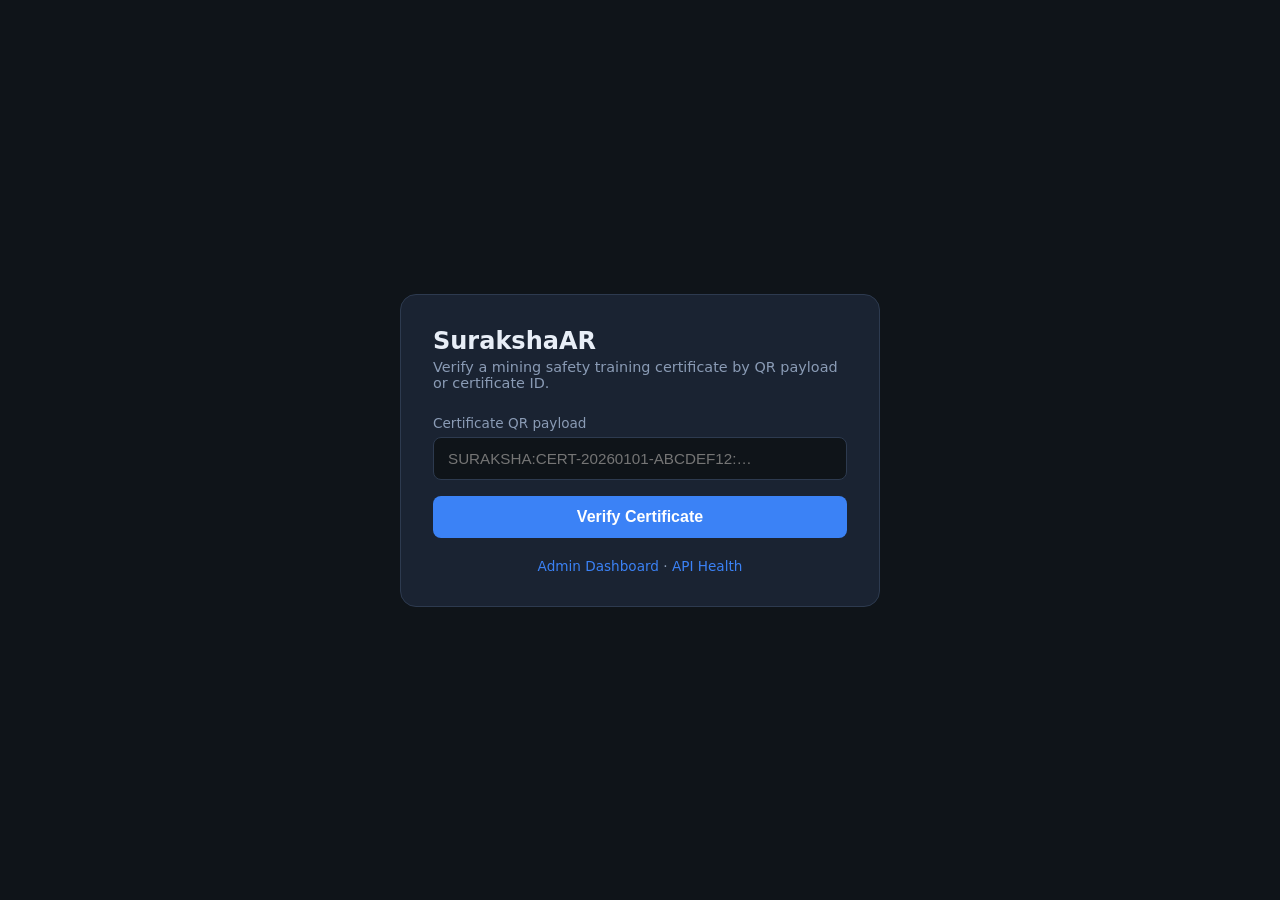
<file: Backend/wwwroot/verify/index.html>
<!DOCTYPE html>
<html lang="en">
<head>
    <meta charset="UTF-8">
    <meta name="viewport" content="width=device-width, initial-scale=1.0">
    <title>SurakshaAR — Certificate Verify</title>
    <style>
        :root {
            --bg: #0f1419;
            --surface: #1a2332;
            --border: #2d3a4f;
            --text: #e8eef7;
            --muted: #8a9bb5;
            --primary: #3b82f6;
            --success: #22c55e;
            --danger: #ef4444;
        }
        * { box-sizing: border-box; margin: 0; padding: 0; }
        body {
            font-family: system-ui, -apple-system, sans-serif;
            background: var(--bg);
            color: var(--text);
            min-height: 100vh;
            display: flex;
            align-items: center;
            justify-content: center;
            padding: 24px;
        }
        .card {
            background: var(--surface);
            border: 1px solid var(--border);
            border-radius: 16px;
            padding: 32px;
            width: 100%;
            max-width: 480px;
        }
        h1 { font-size: 1.5rem; margin-bottom: 4px; }
        .subtitle { color: var(--muted); font-size: 0.9rem; margin-bottom: 24px; }
        label { display: block; font-size: 0.85rem; color: var(--muted); margin-bottom: 6px; }
        input {
            width: 100%;
            padding: 12px 14px;
            background: var(--bg);
            border: 1px solid var(--border);
            border-radius: 8px;
            color: var(--text);
            font-size: 0.95rem;
            margin-bottom: 16px;
        }
        input:focus { outline: none; border-color: var(--primary); }
        button {
            width: 100%;
            padding: 12px;
            background: var(--primary);
            color: #fff;
            border: none;
            border-radius: 8px;
            font-size: 1rem;
            font-weight: 600;
            cursor: pointer;
        }
        button:hover { filter: brightness(1.1); }
        button:disabled { opacity: 0.6; cursor: not-allowed; }
        #result { margin-top: 20px; display: none; padding: 16px; border-radius: 8px; font-size: 0.95rem; }
        #result.valid { display: block; background: rgba(34,197,94,0.12); border: 1px solid var(--success); }
        #result.invalid { display: block; background: rgba(239,68,68,0.12); border: 1px solid var(--danger); }
        #result.error { display: block; background: rgba(239,68,68,0.08); border: 1px solid var(--border); color: var(--muted); }
        #result dt { color: var(--muted); font-size: 0.8rem; margin-top: 10px; }
        #result dd { margin: 2px 0 0; font-weight: 600; }
        .badge {
            display: inline-block;
            padding: 4px 10px;
            border-radius: 999px;
            font-size: 0.8rem;
            font-weight: 700;
            margin-bottom: 8px;
        }
        .badge.ok { background: var(--success); color: #052e16; }
        .badge.bad { background: var(--danger); color: #fff; }
        a { color: var(--primary); text-decoration: none; }
        .footer { margin-top: 20px; text-align: center; font-size: 0.85rem; color: var(--muted); }
    </style>
</head>
<body>
    <div class="card">
        <h1>SurakshaAR</h1>
        <p class="subtitle">Verify a mining safety training certificate by QR payload or certificate ID.</p>

        <form id="verify-form">
            <label for="payload">Certificate QR payload</label>
            <input type="text" id="payload" placeholder="SURAKSHA:CERT-20260101-ABCDEF12:…" required autocomplete="off">
            <button type="submit" id="verify-btn">Verify Certificate</button>
        </form>

        <div id="result"></div>

        <p class="footer"><a href="/admin/">Admin Dashboard</a> · <a href="/health">API Health</a></p>
    </div>

    <script>
        const form = document.getElementById('verify-form');
        const resultEl = document.getElementById('result');
        const btn = document.getElementById('verify-btn');

        form.addEventListener('submit', async (e) => {
            e.preventDefault();
            const raw = document.getElementById('payload').value.trim();
            if (!raw) return;

            btn.disabled = true;
            btn.textContent = 'Verifying…';
            resultEl.className = '';
            resultEl.style.display = 'none';
            resultEl.innerHTML = '';

            try {
                const encoded = encodeURIComponent(raw);
                const res = await fetch(`/api/certificate/verify/${encoded}`);
                const data = await res.json();

                if (res.ok && data.valid) {
                    resultEl.className = 'valid';
                    resultEl.innerHTML = `
                        <span class="badge ok">VALID</span>
                        <dl>
                            <dt>Certificate ID</dt><dd>${esc(data.certificateId || '—')}</dd>
                            <dt>Employee</dt><dd>${esc(data.employeeName || '—')}</dd>
                            <dt>Module</dt><dd>${esc(data.moduleName || '—')}</dd>
                            <dt>Score</dt><dd>${esc(data.score ?? '—')}</dd>
                            <dt>Issued</dt><dd>${esc(formatDate(data.issuedAt))}</dd>
                        </dl>`;
                } else {
                    resultEl.className = 'invalid';
                    resultEl.innerHTML = `<span class="badge bad">NOT FOUND</span><p>${esc(data.message || 'No certificate matches this payload.')}</p>`;
                }
            } catch (err) {
                resultEl.className = 'error';
                resultEl.textContent = 'Could not reach the verification service. Please try again.';
            } finally {
                btn.disabled = false;
                btn.textContent = 'Verify Certificate';
            }
        });

        function esc(s) {
            return String(s ?? '').replace(/&/g,'&amp;').replace(/</g,'&lt;').replace(/>/g,'&gt;').replace(/"/g,'&quot;');
        }
        function formatDate(iso) {
            if (!iso) return '—';
            try { return new Date(iso).toLocaleString(); } catch { return iso; }
        }

        // Support ?payload= deep link (e.g. from QR short URLs)
        const params = new URLSearchParams(window.location.search);
        const pre = params.get('payload');
        if (pre) {
            document.getElementById('payload').value = pre;
            form.dispatchEvent(new Event('submit'));
        }
    </script>
</body>
</html>
</file>
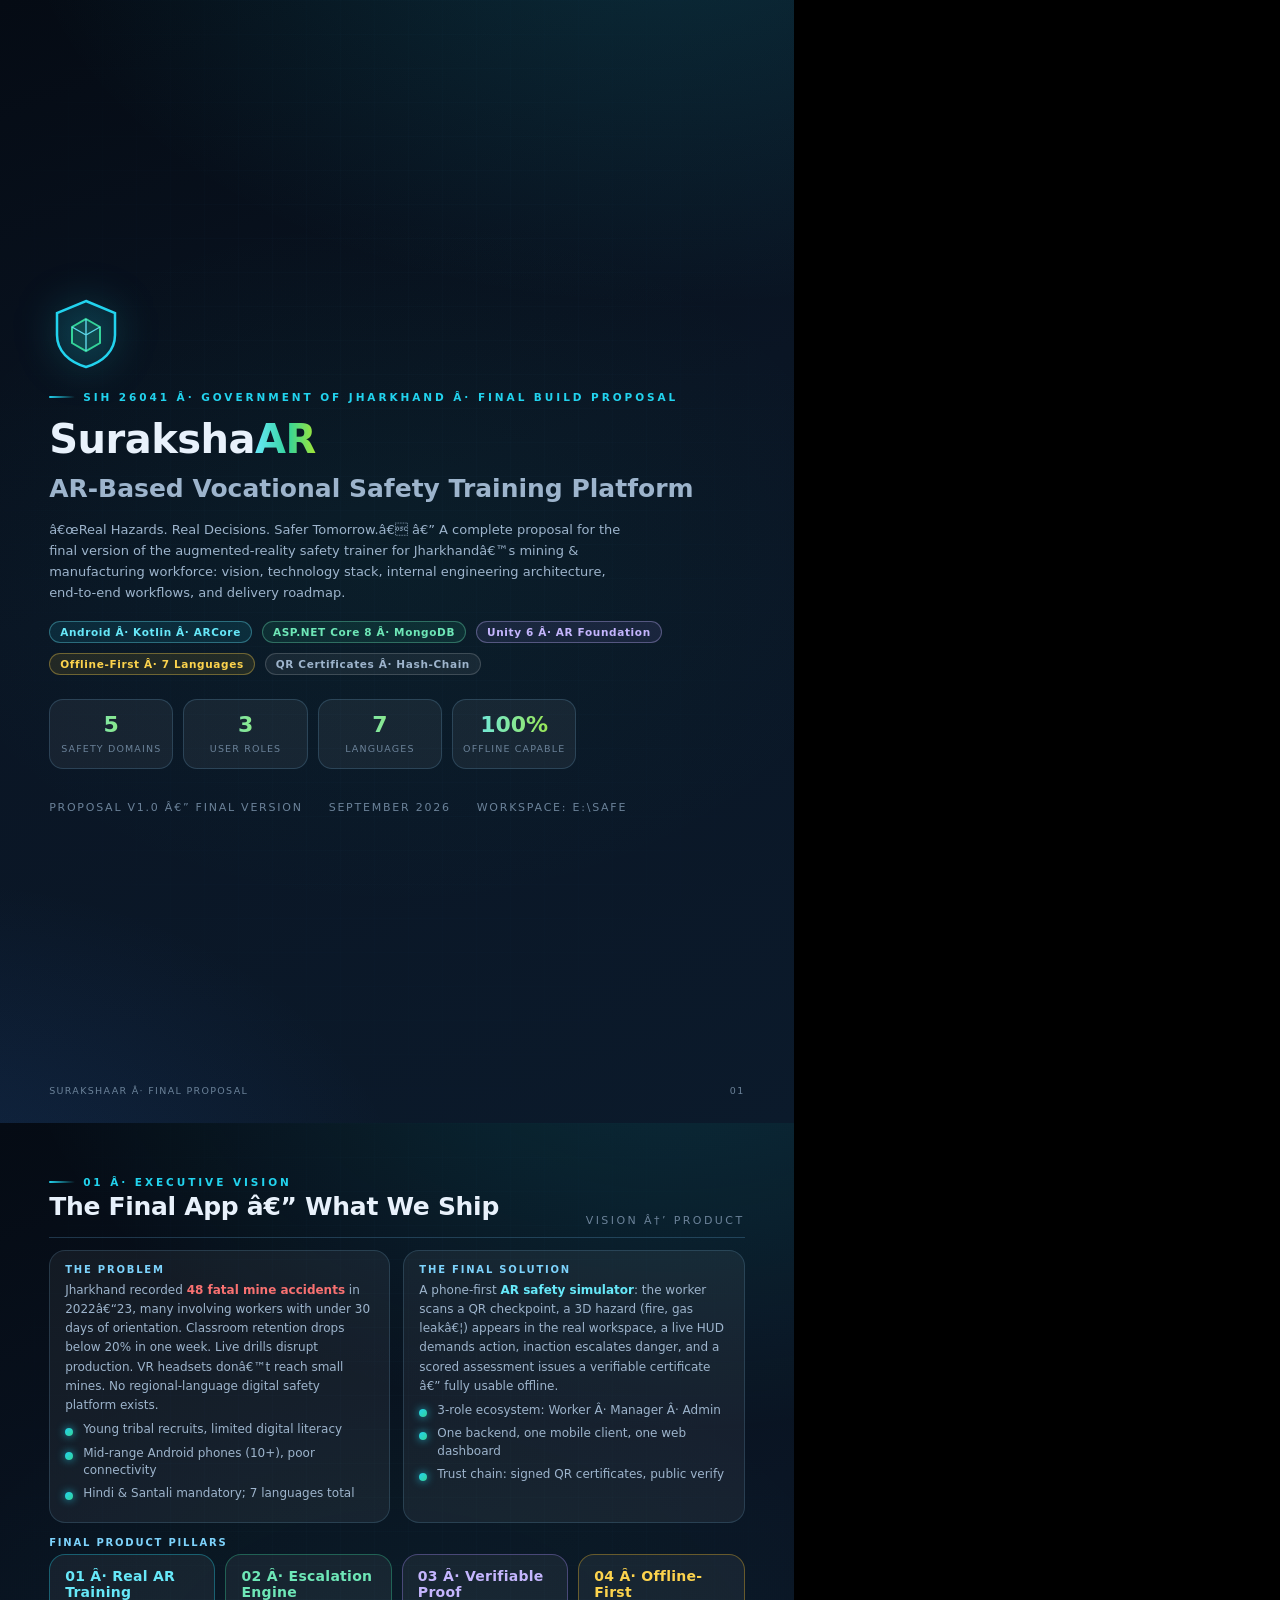
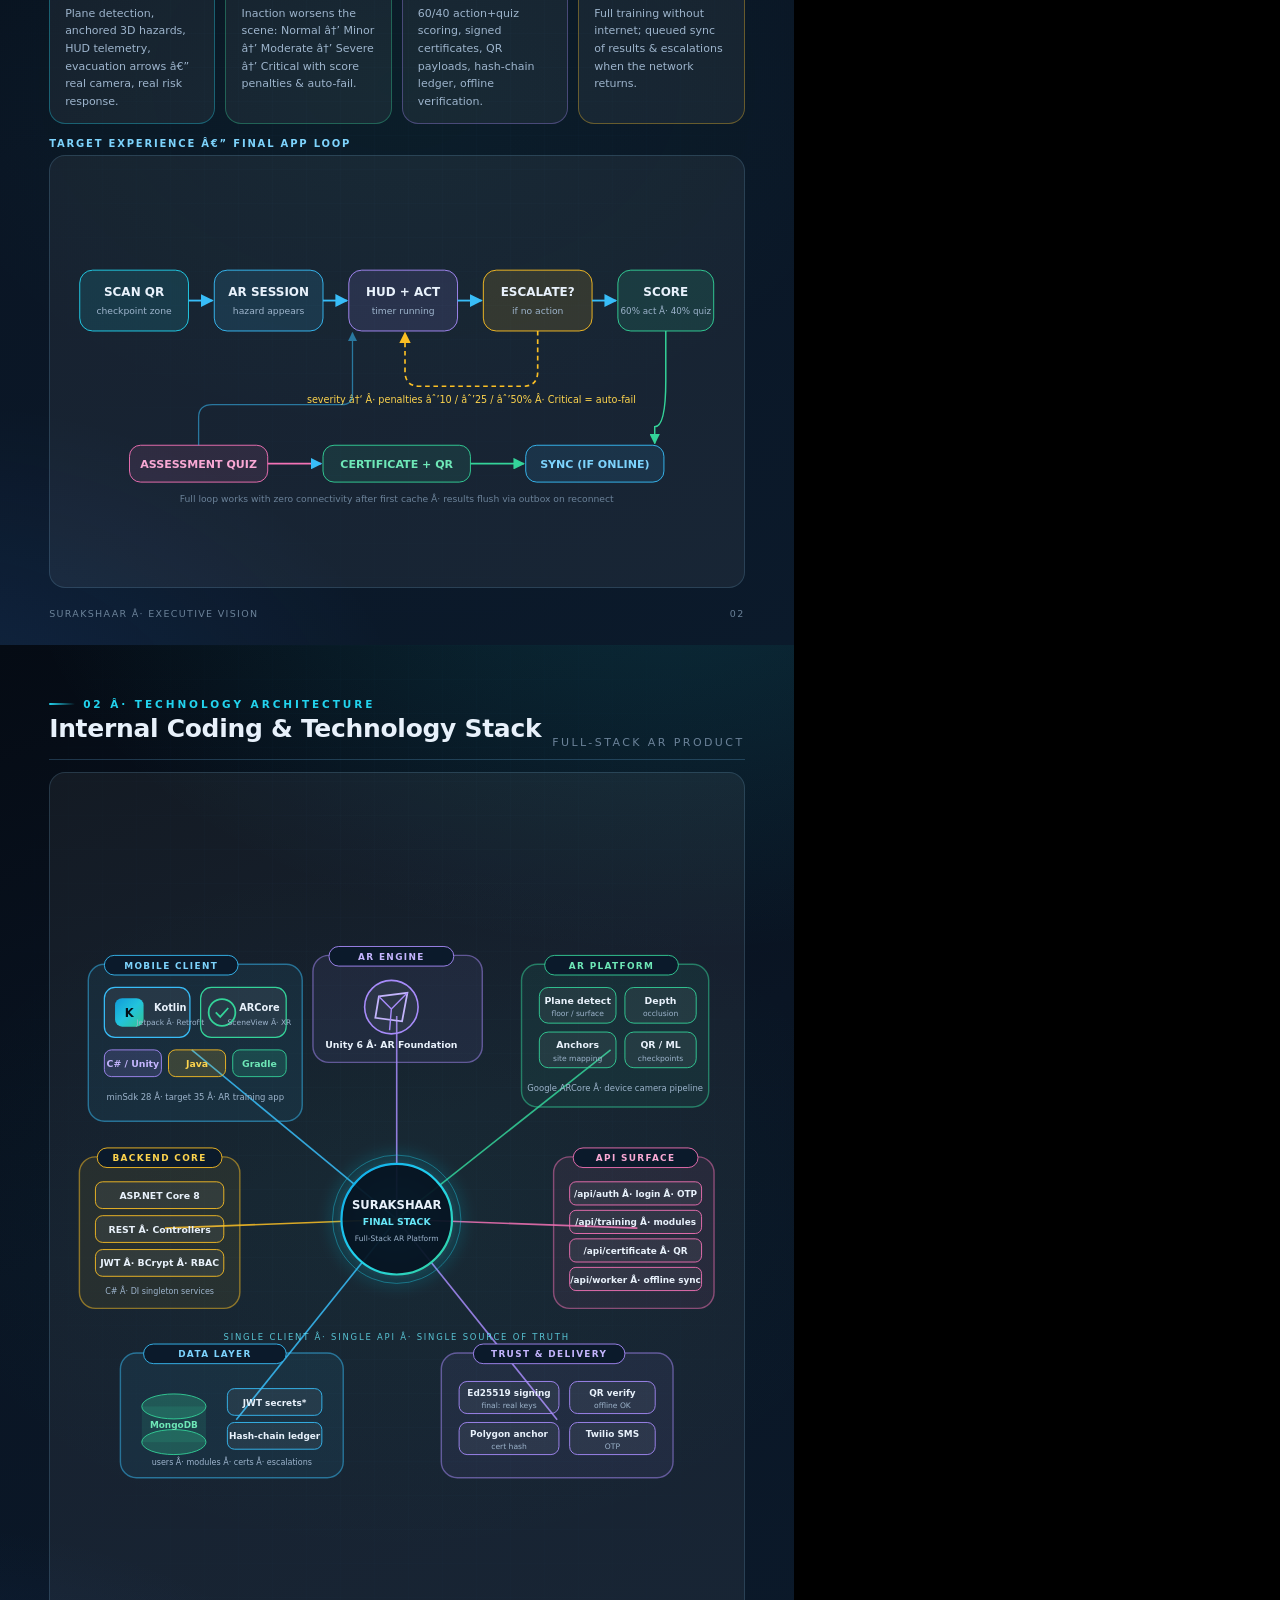
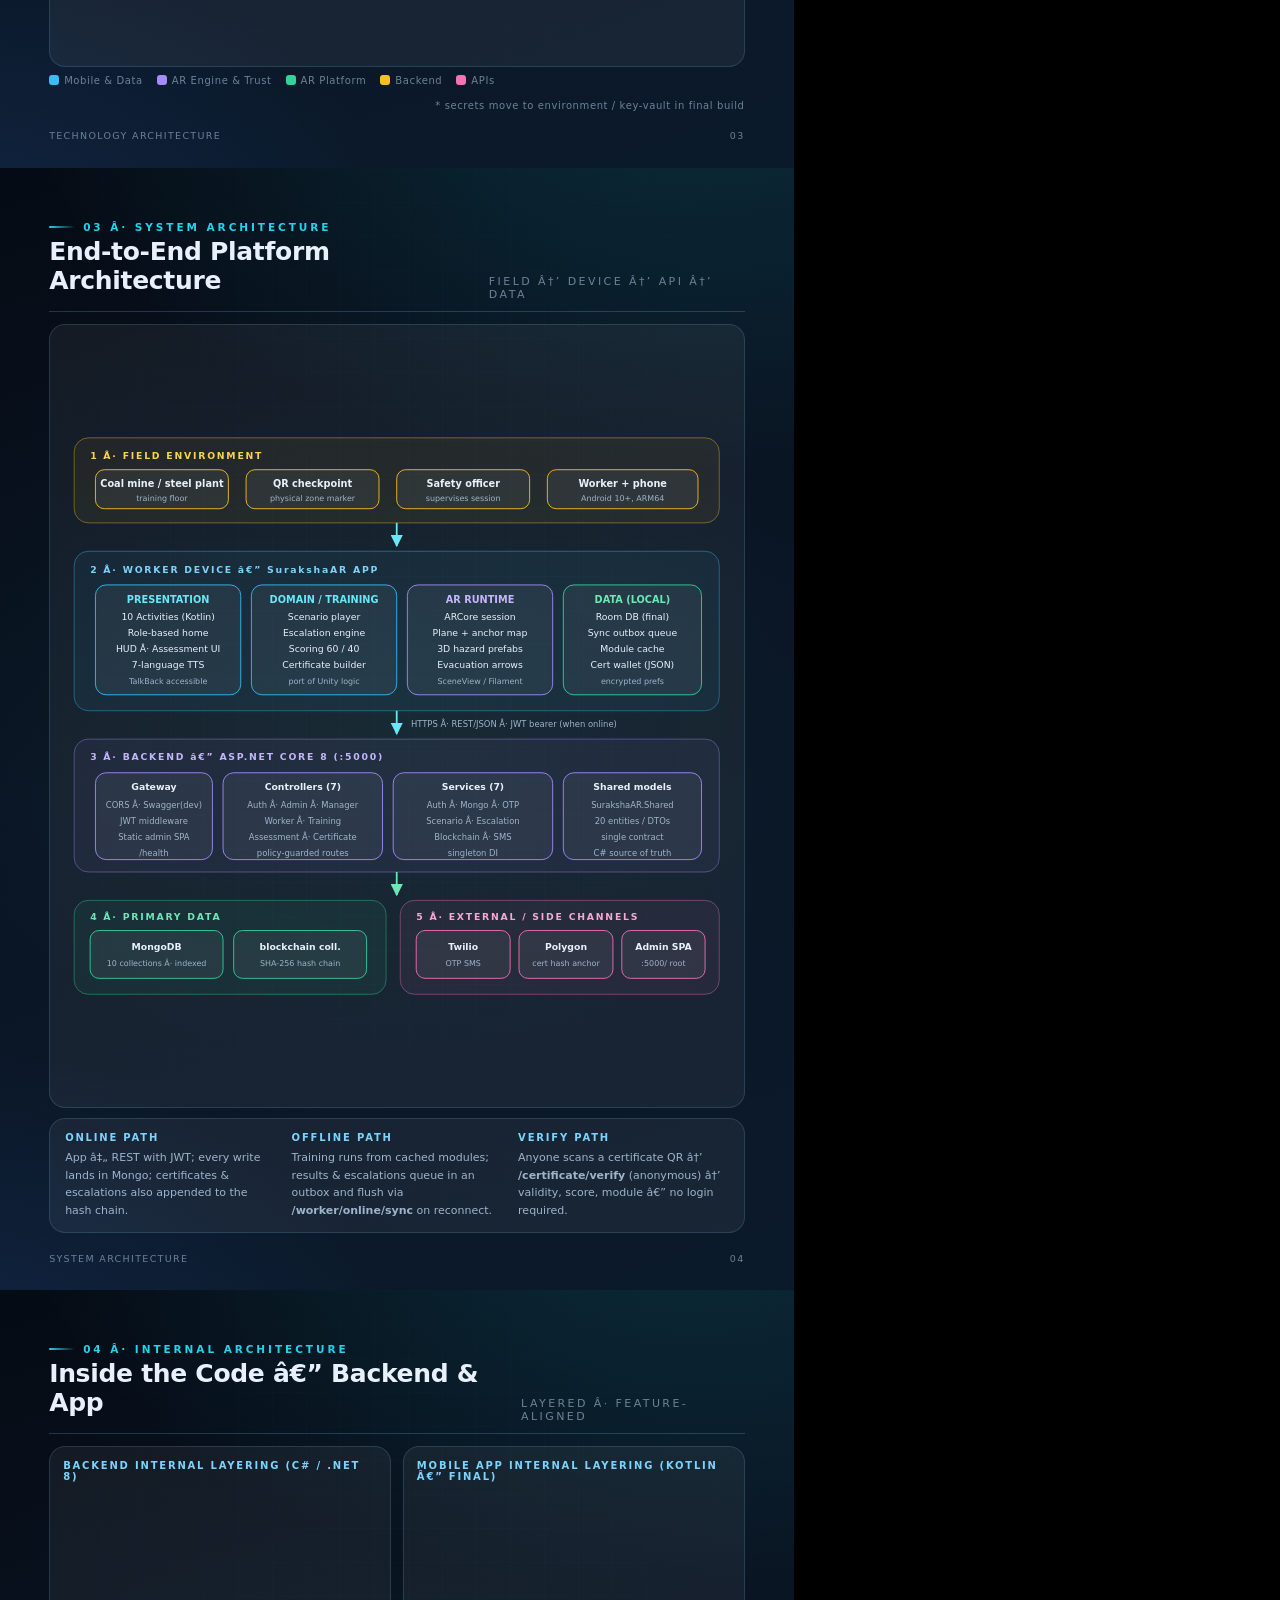
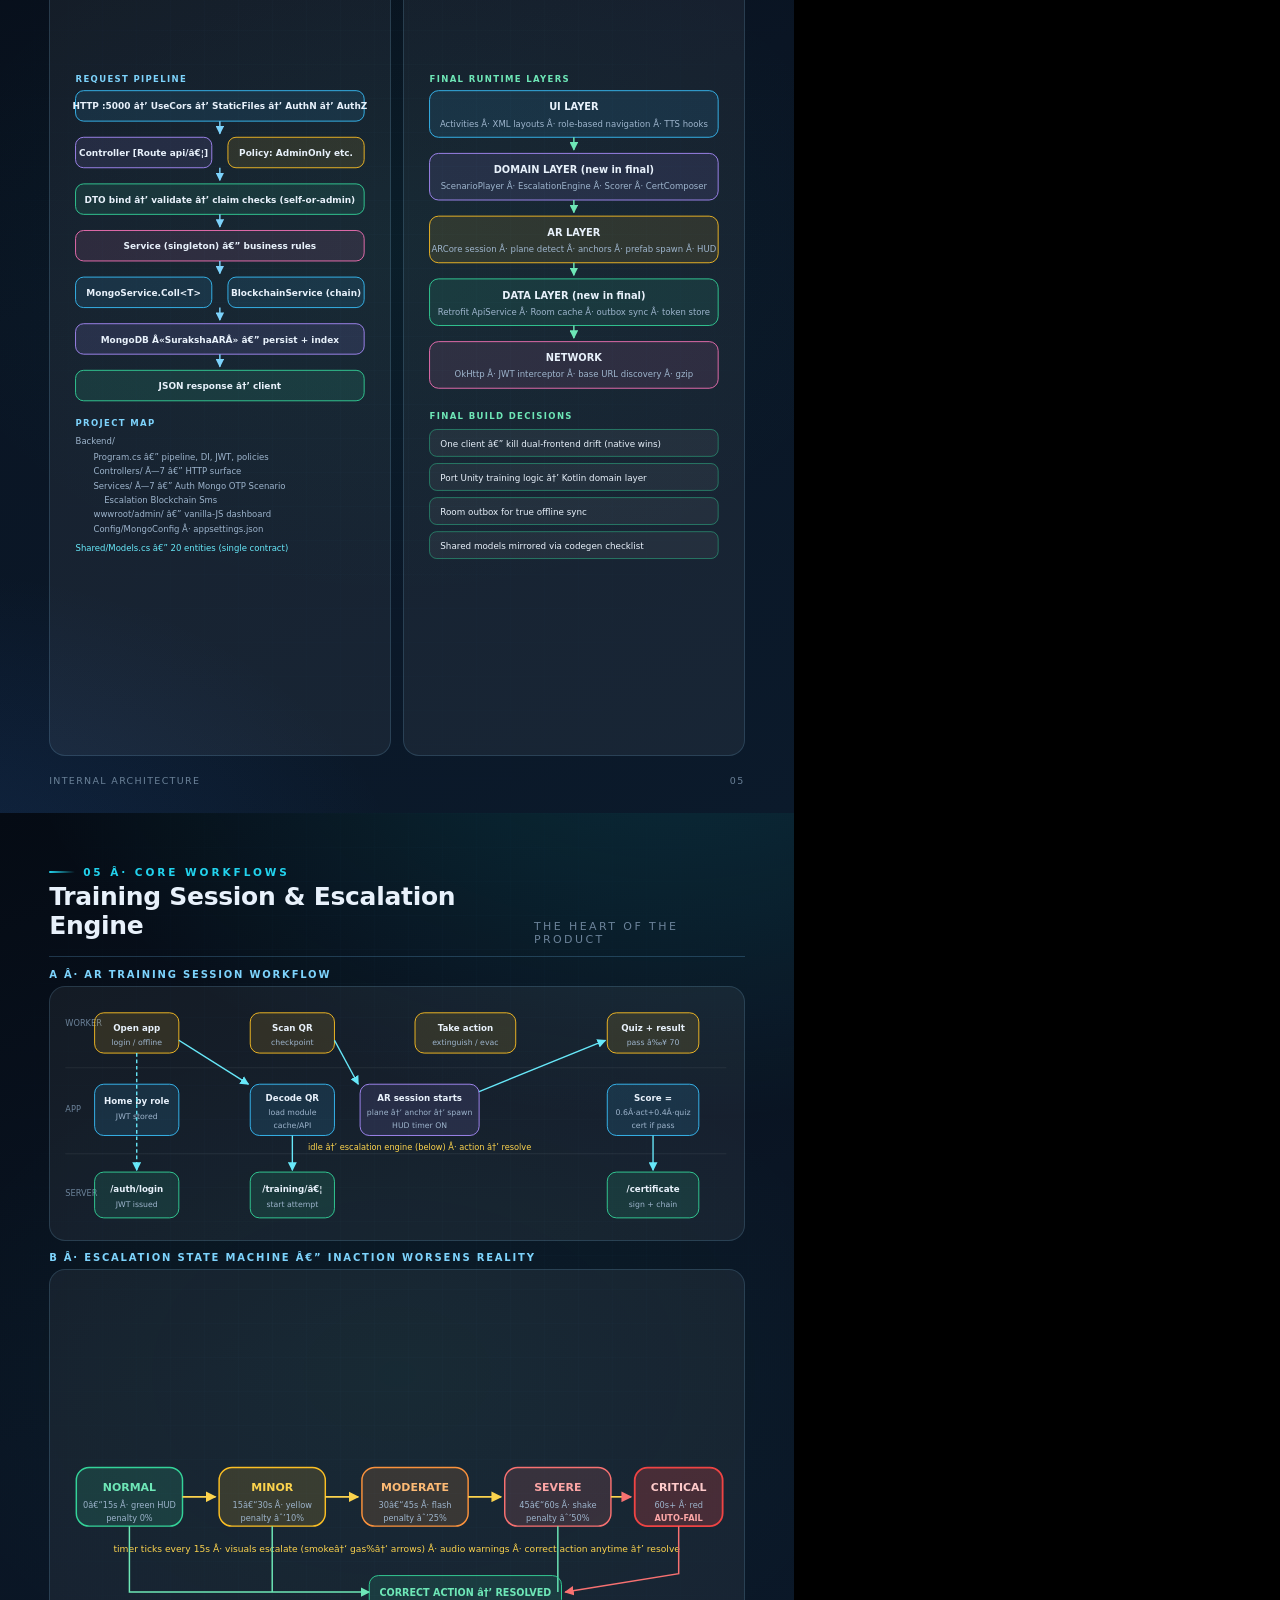
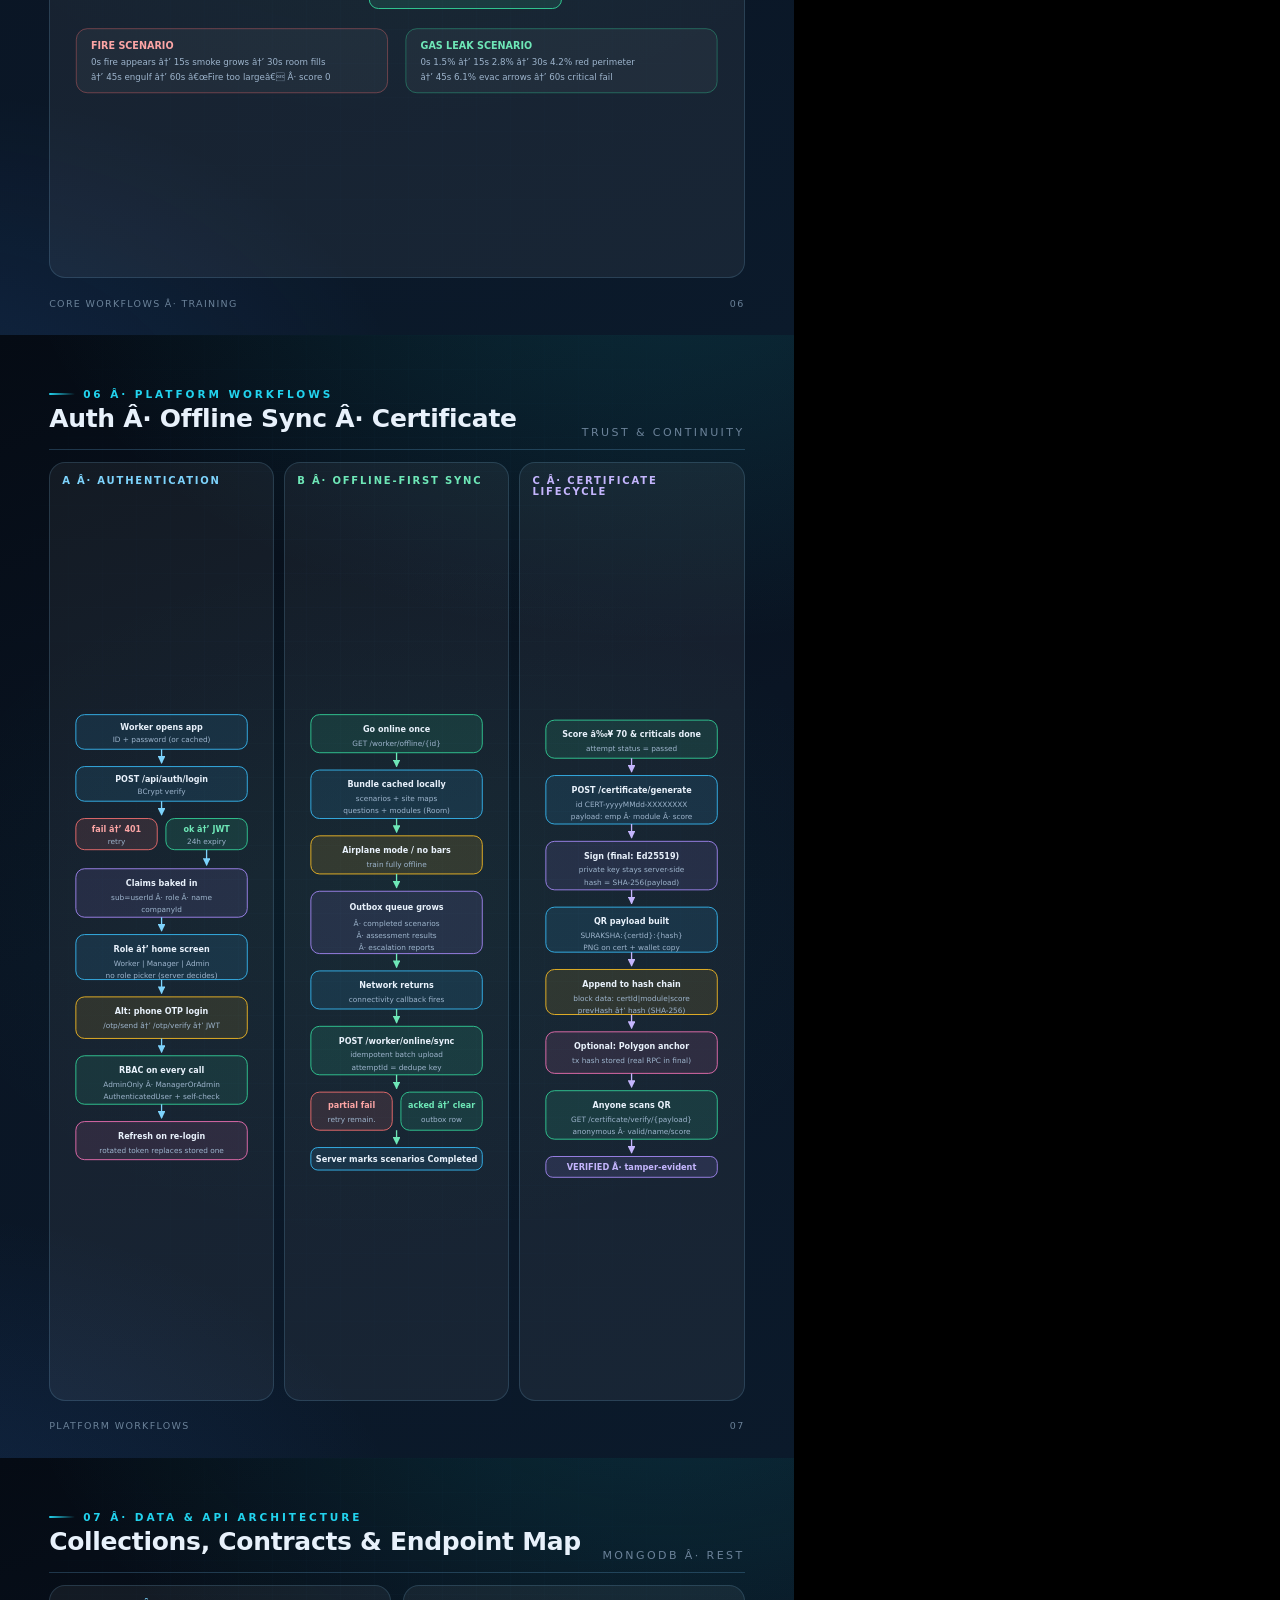
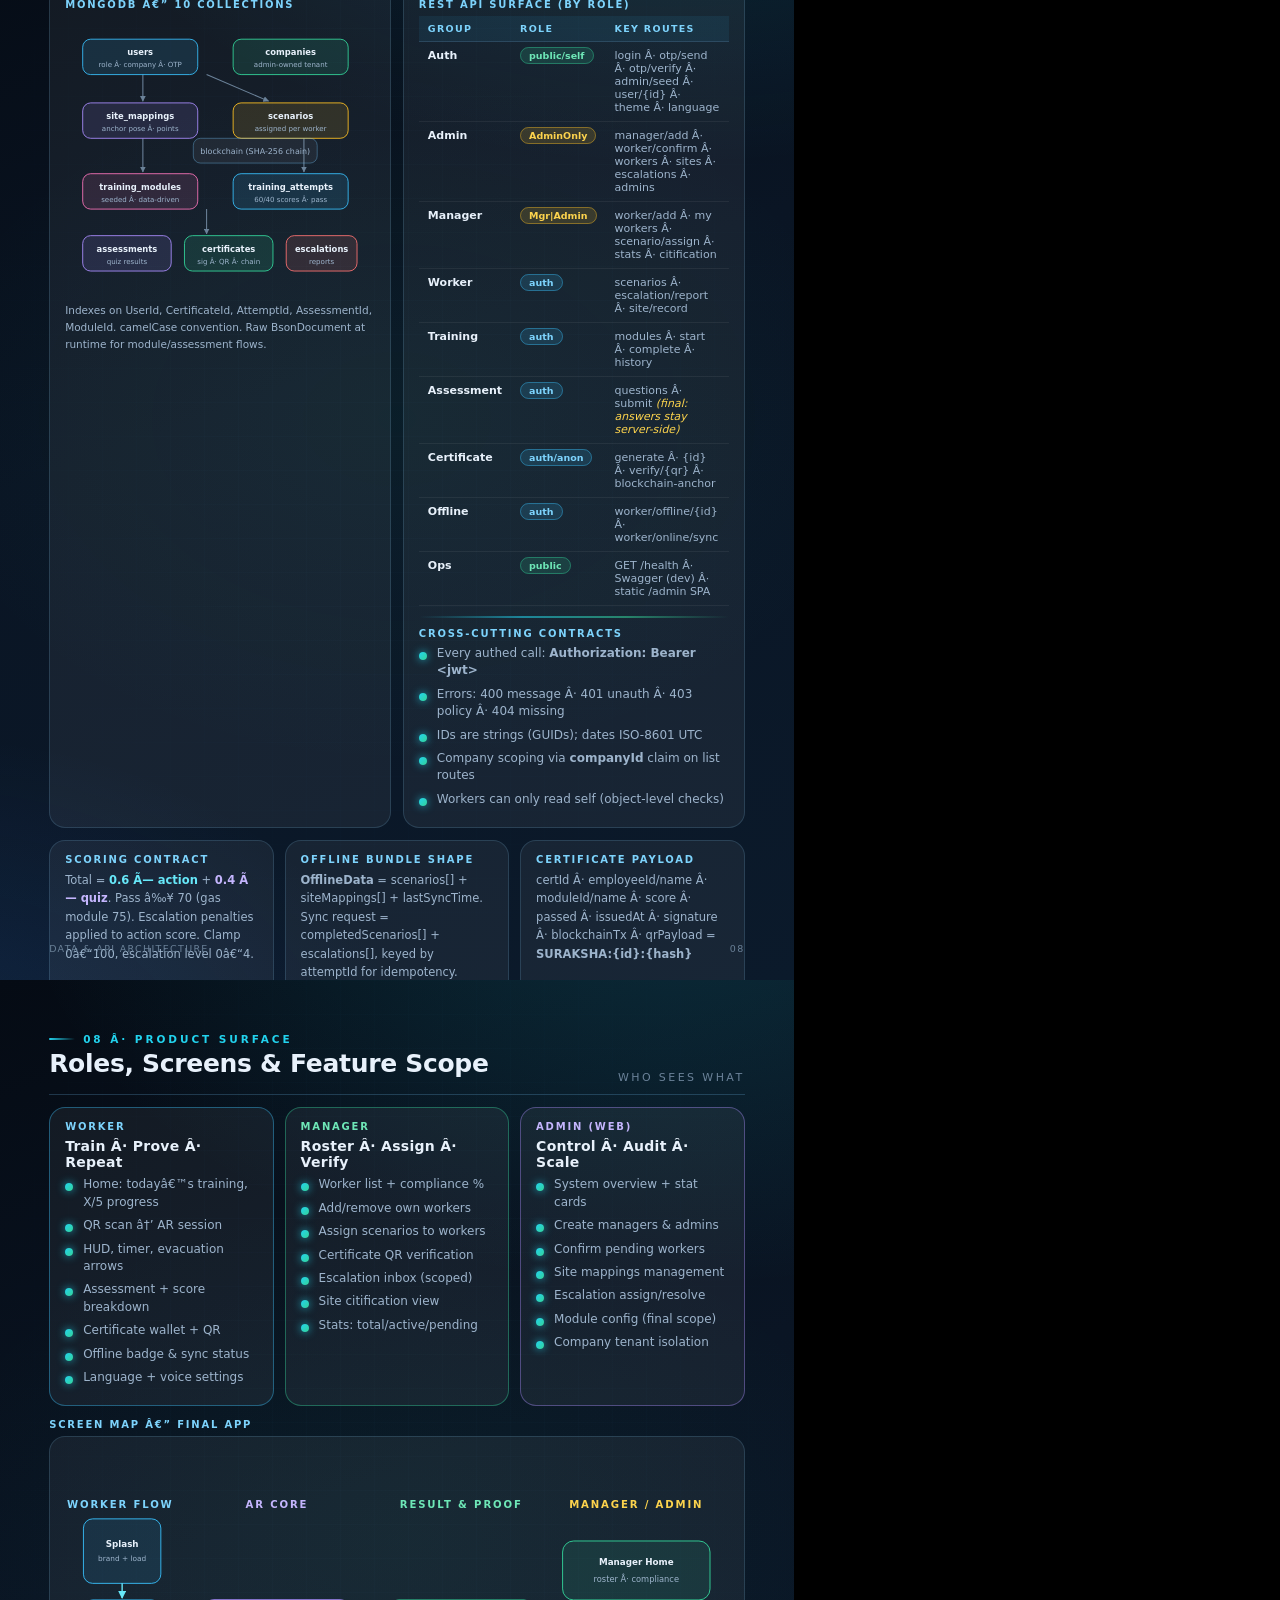
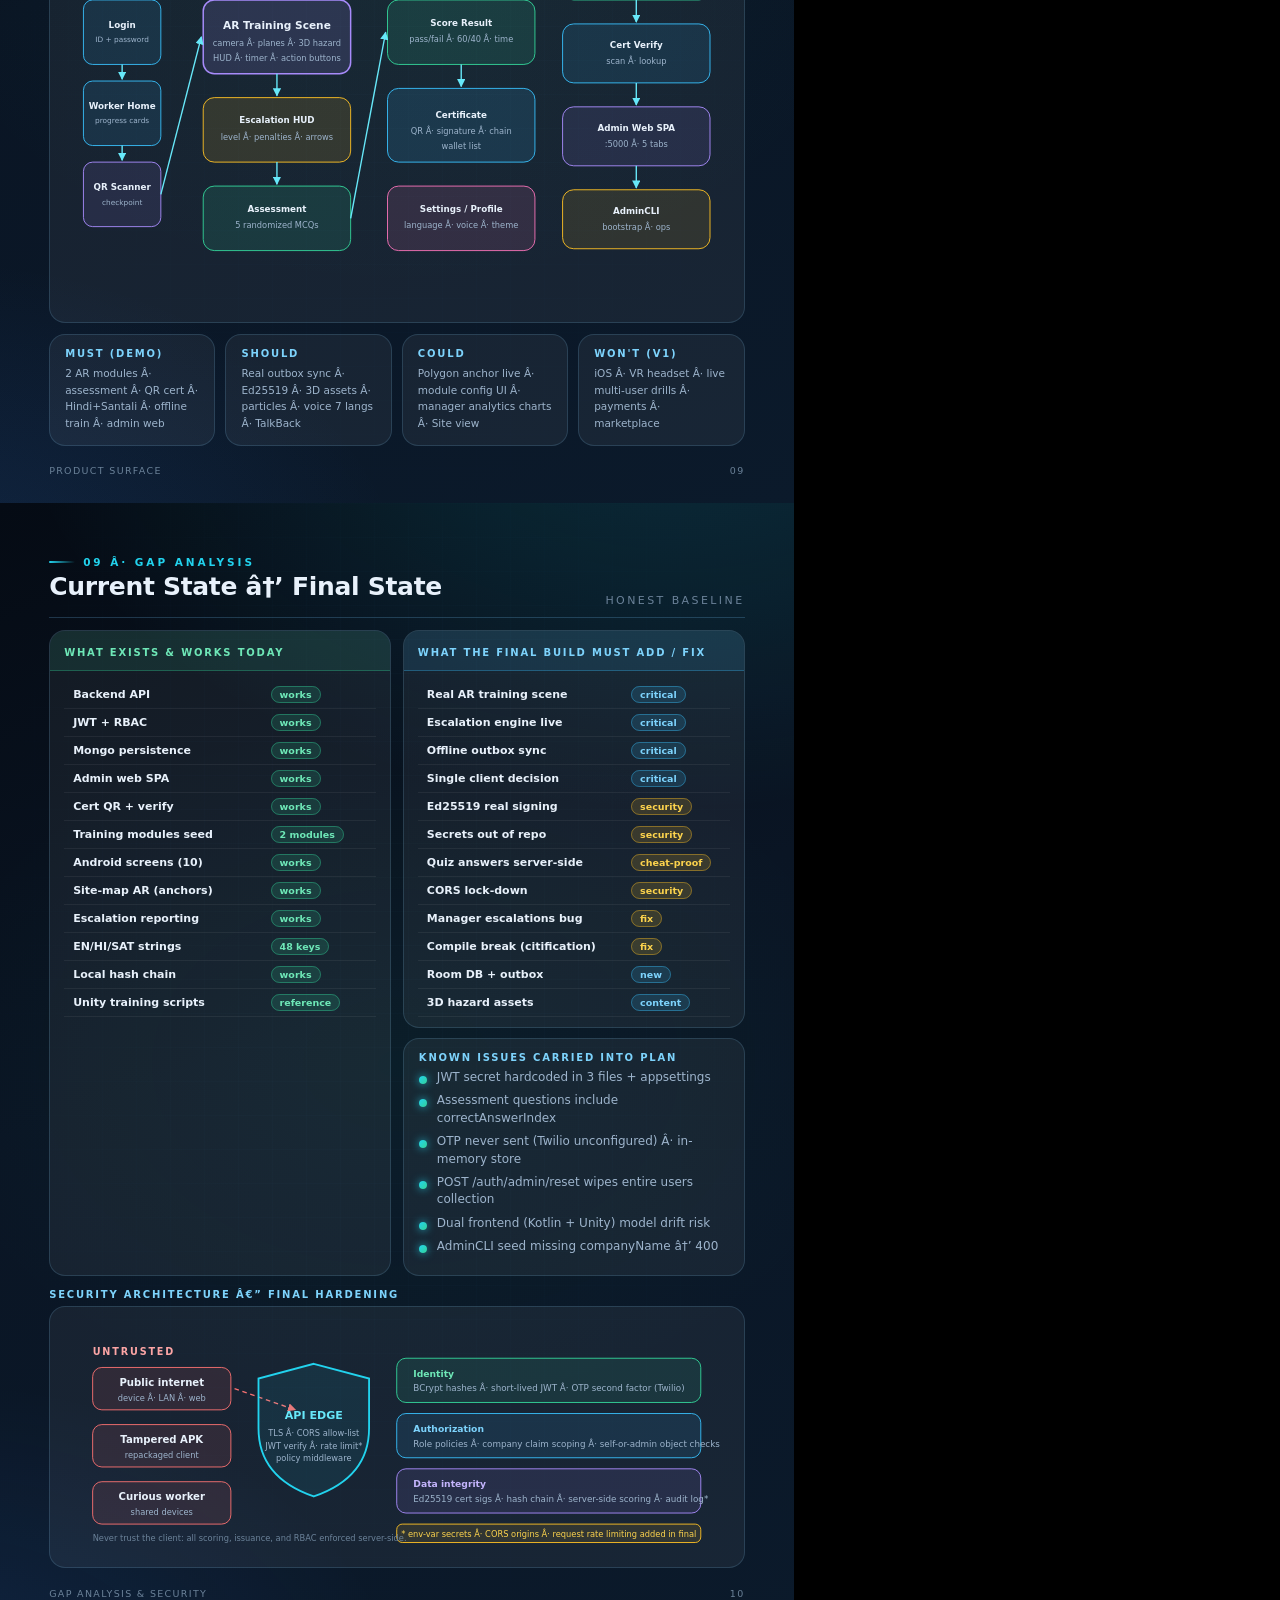
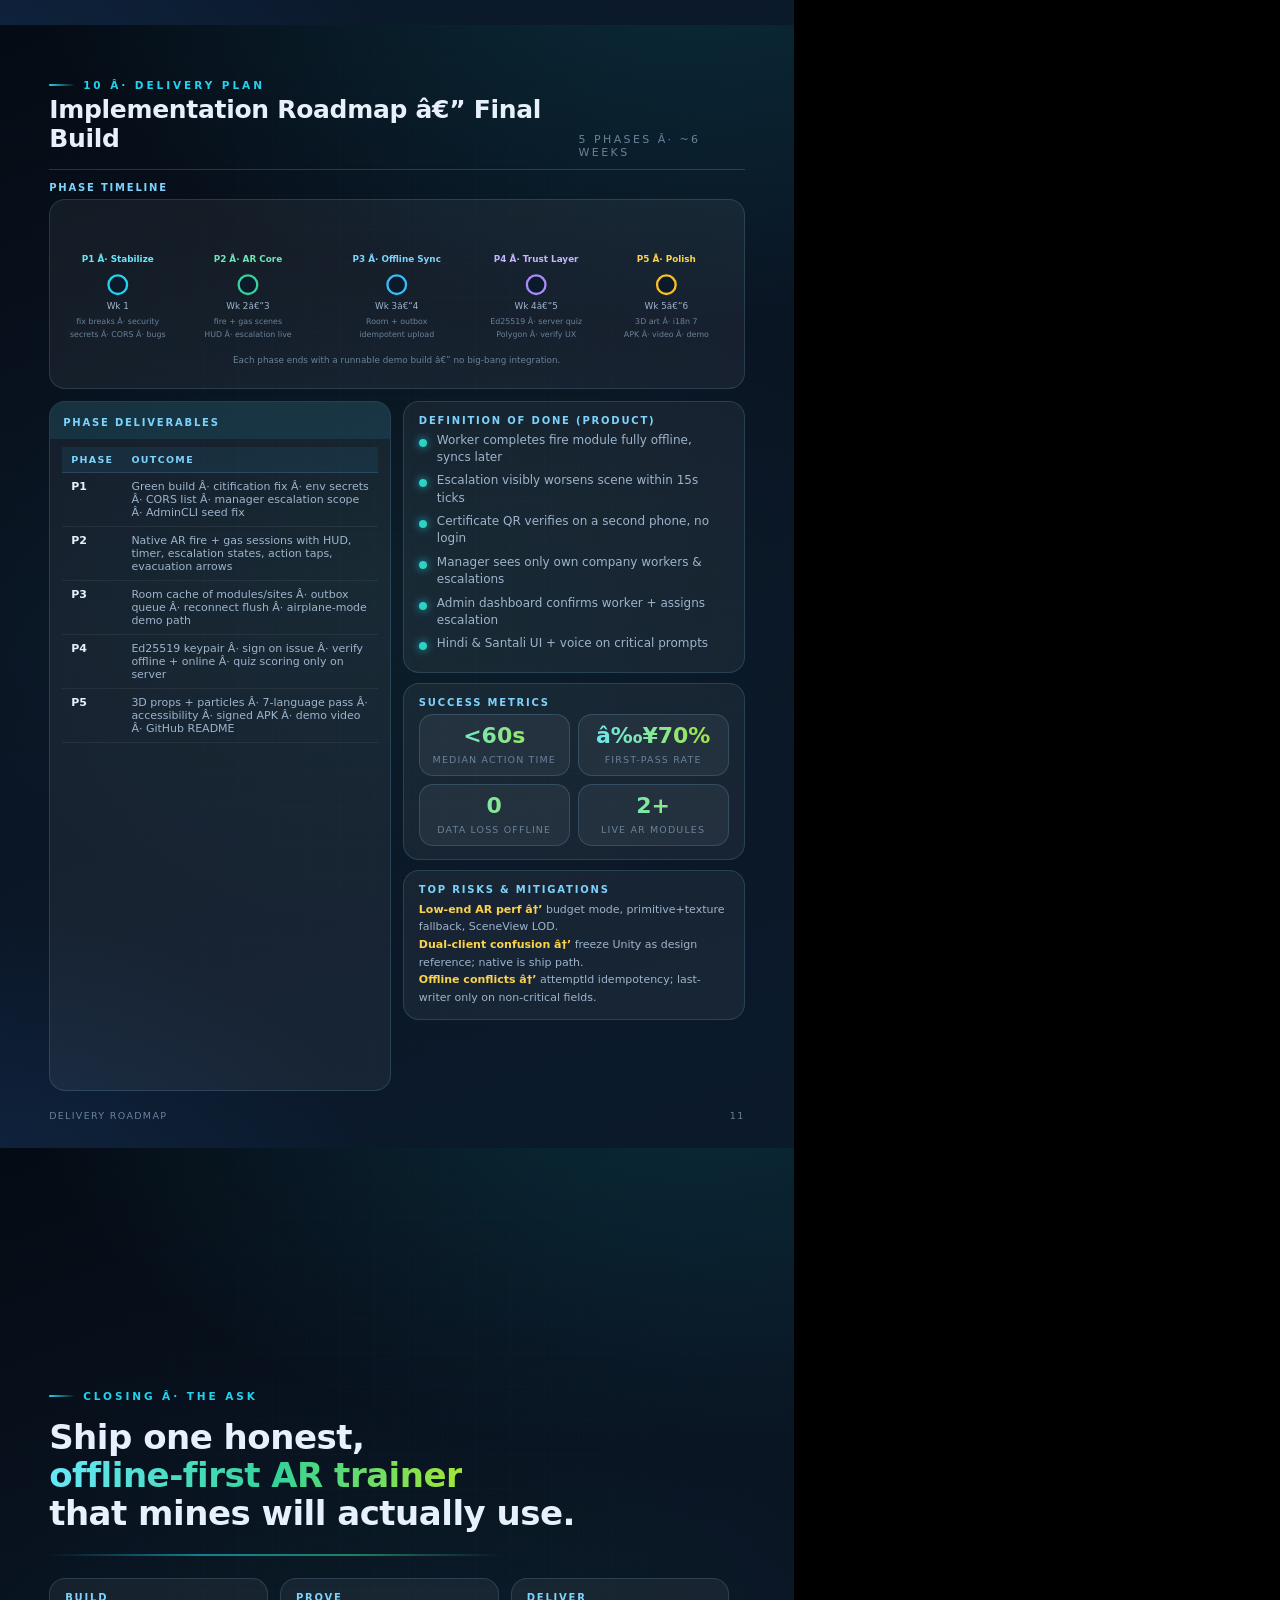
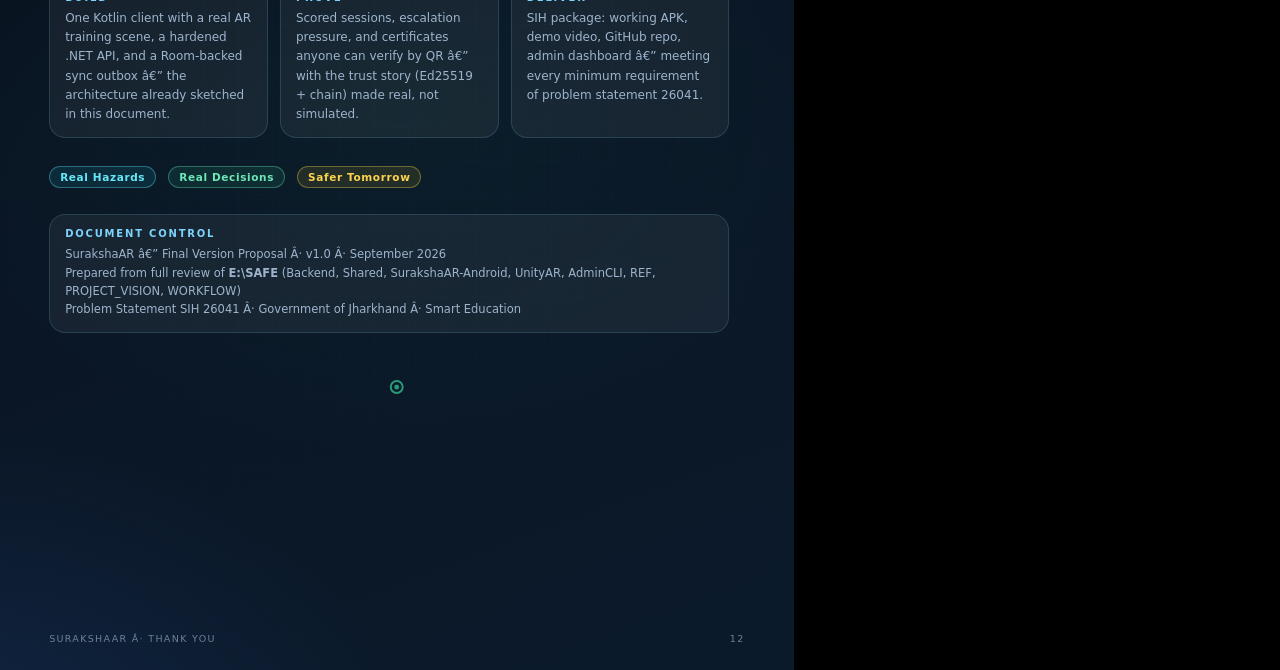
<file: Proposal/SurakshaAR_Proposal.html>
﻿<!DOCTYPE html>
<html lang="en">
<head>
<meta charset="UTF-8">
<title>SurakshaAR â€” Final Version Proposal</title>
<style>
  @page { size: A4; margin: 0; }
  * { margin:0; padding:0; box-sizing:border-box; }
  :root{
    --bg0:#050b14; --bg1:#0a1524; --bg2:#0e1f33;
    --glass:rgba(255,255,255,.055); --line:rgba(120,200,255,.22);
    --cyan:#22d3ee; --sky:#38bdf8; --blue:#3b82f6;
    --green:#34d399; --lime:#a3e635; --amber:#fbbf24;
    --violet:#a78bfa; --pink:#f472b6; --red:#f87171;
    --txt:#e8f1fb; --mut:#9db4cc; --dim:#6b8299;
  }
  html,body{ background:#000; font-family:"Segoe UI",system-ui,Arial,sans-serif; color:var(--txt); -webkit-font-smoothing:antialiased; }
  .page{
    width:210mm; height:297mm; position:relative; overflow:hidden;
    background:
      radial-gradient(1100px 700px at 85% -10%, rgba(34,211,238,.16), transparent 60%),
      radial-gradient(900px 650px at -10% 110%, rgba(59,130,246,.14), transparent 55%),
      radial-gradient(700px 500px at 50% 50%, rgba(16,185,129,.05), transparent 70%),
      linear-gradient(160deg,var(--bg0) 0%,var(--bg1) 45%,#0b1a2b 100%);
    page-break-after:always; break-after:page;
    print-color-adjust:exact; -webkit-print-color-adjust:exact;
  }
  .page:last-child{ page-break-after:auto; break-after:auto; }
  .grid-bg::before{
    content:""; position:absolute; inset:0; pointer-events:none; opacity:.35;
    background-image:linear-gradient(rgba(80,160,220,.06) 1px,transparent 1px),
                     linear-gradient(90deg,rgba(80,160,220,.06) 1px,transparent 1px);
    background-size:34px 34px;
    -webkit-mask-image:radial-gradient(ellipse at 50% 40%,#000 30%,transparent 85%);
            mask-image:radial-gradient(ellipse at 50% 40%,#000 30%,transparent 85%);
  }
  .wrap{ position:relative; z-index:2; padding:12mm 13mm 15mm; height:100%; display:flex; flex-direction:column; }
  .kicker{ display:inline-flex; align-items:center; gap:8px; font-size:10.5px; letter-spacing:.28em; text-transform:uppercase; color:var(--cyan); font-weight:600; }
  .kicker::before{ content:""; width:26px; height:2px; background:linear-gradient(90deg,var(--cyan),transparent); border-radius:2px; }
  h1{ font-size:40px; line-height:1.12; font-weight:700; letter-spacing:-.5px; }
  h2{ font-size:25px; font-weight:700; letter-spacing:-.3px; margin:4px 0 6px; }
  h3{ font-size:14px; font-weight:700; letter-spacing:.02em; }
  .sub{ color:var(--mut); font-size:13px; line-height:1.6; }
  .accent{ background:linear-gradient(90deg,#67e8f9,#34d399 55%,#a3e635); -webkit-background-clip:text; background-clip:text; color:transparent; }
  .phead{ display:flex; justify-content:space-between; align-items:flex-end; border-bottom:1px solid var(--line); padding-bottom:10px; margin-bottom:12px; }
  .phead .num{ font-size:11px; letter-spacing:.22em; color:var(--dim); text-transform:uppercase; }
  .card{ background:var(--glass); border:1px solid rgba(140,210,255,.16); border-radius:16px; }
  .card.pad{ padding:13px 15px; }
  .chip{ display:inline-block; padding:4px 10px; border-radius:999px; font-size:10.5px; font-weight:600; letter-spacing:.06em; border:1px solid rgba(255,255,255,.16); background:rgba(255,255,255,.06); color:var(--mut); }
  .chip.c{ color:#67e8f9; border-color:rgba(103,232,249,.35); background:rgba(34,211,238,.1); }
  .chip.g{ color:#6ee7b7; border-color:rgba(110,231,183,.35); background:rgba(52,211,153,.1); }
  .chip.a{ color:#fcd34d; border-color:rgba(252,211,77,.35); background:rgba(251,191,36,.1); }
  .chip.v{ color:#c4b5fd; border-color:rgba(196,181,253,.35); background:rgba(167,139,250,.1); }
  .foot{ position:absolute; left:13mm; right:13mm; bottom:7mm; display:flex; justify-content:space-between; font-size:9.5px; color:var(--dim); letter-spacing:.14em; text-transform:uppercase; z-index:3; }
  ul.ticks{ list-style:none; }
  ul.ticks li{ position:relative; padding-left:18px; margin:6px 0; font-size:12px; color:var(--mut); line-height:1.45; }
  ul.ticks li::before{ content:""; position:absolute; left:0; top:7px; width:8px; height:8px; border-radius:50%; background:linear-gradient(135deg,var(--cyan),var(--green)); box-shadow:0 0 8px rgba(34,211,238,.8); }
  table{ width:100%; border-collapse:collapse; font-size:11px; }
  th{ text-align:left; padding:7px 9px; color:#7dd3fc; font-size:9.5px; letter-spacing:.14em; text-transform:uppercase; background:rgba(56,189,248,.08); border-bottom:1px solid var(--line); }
  td{ padding:7px 9px; border-bottom:1px solid rgba(255,255,255,.06); color:var(--mut); vertical-align:top; }
  td strong{ color:var(--txt); font-weight:600; }
  .status{ font-size:9.5px; font-weight:700; padding:2px 8px; border-radius:999px; white-space:nowrap; }
  .s-ok{ background:rgba(52,211,153,.15); color:#6ee7b7; border:1px solid rgba(52,211,153,.4); }
  .s-new{ background:rgba(56,189,248,.15); color:#7dd3fc; border:1px solid rgba(56,189,248,.4); }
  .s-fix{ background:rgba(251,191,36,.15); color:#fcd34d; border:1px solid rgba(251,191,36,.4); }
  .hero-stats{ display:grid; grid-template-columns:repeat(4,1fr); gap:10px; margin-top:24px; }
  .hstat{ background:var(--glass); border:1px solid rgba(140,210,255,.18); border-radius:14px; padding:12px 10px; text-align:center; }
  .hstat b{ display:block; font-size:22px; font-weight:700; background:linear-gradient(90deg,#67e8f9,#a3e635); -webkit-background-clip:text; background-clip:text; color:transparent; }
  .hstat span{ font-size:9.5px; letter-spacing:.12em; text-transform:uppercase; color:var(--dim); }
  .cols2{ display:grid; grid-template-columns:1fr 1fr; gap:12px; }
  .cols3{ display:grid; grid-template-columns:1fr 1fr 1fr; gap:11px; }
  .cols4{ display:grid; grid-template-columns:repeat(4,1fr); gap:10px; }
  .stack{ display:flex; flex-direction:column; gap:10px; }
  .mini-t{ font-size:10px; letter-spacing:.18em; text-transform:uppercase; color:#7dd3fc; margin-bottom:6px; font-weight:700; }
  .big-diagram{ width:100%; flex:1; min-height:0; }
  svg text{ font-family:"Segoe UI",system-ui,Arial,sans-serif; }
  .legend{ display:flex; gap:14px; flex-wrap:wrap; font-size:10px; color:var(--dim); letter-spacing:.06em; }
  .legend i{ display:inline-block; width:10px; height:10px; border-radius:3px; margin-right:5px; vertical-align:-1px; }
  .glowline{ height:2px; background:linear-gradient(90deg,transparent,var(--cyan),var(--green),transparent); opacity:.55; border-radius:2px; margin:10px 0; }
</style>
</head>
<body>

<!-- ================= COVER ================= -->
<section class="page grid-bg">
  <div class="wrap" style="align-items:flex-start; justify-content:center;">
    <svg width="74" height="74" viewBox="0 0 74 74" fill="none" style="margin-bottom:20px; filter:drop-shadow(0 0 18px rgba(34,211,238,.55));">
      <path d="M37 4 L66 16 V38 C66 54 54 65 37 70 C20 65 8 54 8 38 V16 Z" stroke="url(#lg1)" stroke-width="2.5" fill="rgba(34,211,238,.07)"/>
      <path d="M37 22 L51 30 V46 L37 54 L23 46 V30 Z" stroke="#34d399" stroke-width="2" fill="rgba(52,211,153,.12)"/>
      <path d="M37 22 V54 M23 30 L37 38 L51 30" stroke="#67e8f9" stroke-width="1.4" opacity=".9"/>
      <defs><linearGradient id="lg1" x1="8" y1="4" x2="66" y2="70"><stop stop-color="#22d3ee"/><stop offset="1" stop-color="#34d399"/></linearGradient></defs>
    </svg>
    <div class="kicker">SIH 26041 Â· Government of Jharkhand Â· Final Build Proposal</div>
    <h1 style="margin-top:14px;">Suraksha<span class="accent">AR</span><br>
      <span style="font-size:25px; font-weight:600; color:var(--mut); letter-spacing:0;">AR-Based Vocational Safety Training Platform</span>
    </h1>
    <p class="sub" style="max-width:155mm; margin-top:14px;">
      â€œReal Hazards. Real Decisions. Safer Tomorrow.â€ â€” A complete proposal for the final version of the
      augmented-reality safety trainer for Jharkhandâ€™s mining &amp; manufacturing workforce: vision,
      technology stack, internal engineering architecture, end-to-end workflows, and delivery roadmap.
    </p>
    <div style="margin-top:18px; display:flex; gap:10px; flex-wrap:wrap;">
      <span class="chip c">Android Â· Kotlin Â· ARCore</span>
      <span class="chip g">ASP.NET Core 8 Â· MongoDB</span>
      <span class="chip v">Unity 6 Â· AR Foundation</span>
      <span class="chip a">Offline-First Â· 7 Languages</span>
      <span class="chip">QR Certificates Â· Hash-Chain</span>
    </div>
    <div class="hero-stats">
      <div class="hstat"><b>5</b><span>Safety Domains</span></div>
      <div class="hstat"><b>3</b><span>User Roles</span></div>
      <div class="hstat"><b>7</b><span>Languages</span></div>
      <div class="hstat"><b>100%</b><span>Offline Capable</span></div>
    </div>
    <div style="margin-top:32px; display:flex; gap:26px; font-size:11px; color:var(--dim); letter-spacing:.16em; text-transform:uppercase;">
      <span>Proposal v1.0 â€” Final Version</span><span>September 2026</span><span>Workspace: E:\SAFE</span>
    </div>
  </div>
  <div class="foot"><span>SurakshaAR Â· Final Proposal</span><span>01</span></div>
</section>
<!-- ================= 02 VISION ================= -->
<section class="page grid-bg">
  <div class="wrap">
    <div class="phead">
      <div><div class="kicker">01 Â· Executive Vision</div><h2>The Final App â€” What We Ship</h2></div>
      <div class="num">Vision â†’ Product</div>
    </div>
    <div class="cols2" style="gap:13px;">
      <div class="card pad">
        <div class="mini-t">The Problem</div>
        <p class="sub" style="font-size:12px;">Jharkhand recorded <b style="color:#f87171;">48 fatal mine accidents</b> in 2022â€“23, many involving workers with under 30 days of orientation. Classroom retention drops below 20% in one week. Live drills disrupt production. VR headsets donâ€™t reach small mines. No regional-language digital safety platform exists.</p>
        <ul class="ticks" style="margin-top:6px;">
          <li>Young tribal recruits, limited digital literacy</li>
          <li>Mid-range Android phones (10+), poor connectivity</li>
          <li>Hindi &amp; Santali mandatory; 7 languages total</li>
        </ul>
      </div>
      <div class="card pad">
        <div class="mini-t">The Final Solution</div>
        <p class="sub" style="font-size:12px;">A phone-first <b style="color:#67e8f9;">AR safety simulator</b>: the worker scans a QR checkpoint, a 3D hazard (fire, gas leakâ€¦) appears in the real workspace, a live HUD demands action, inaction escalates danger, and a scored assessment issues a verifiable certificate â€” fully usable offline.</p>
        <ul class="ticks" style="margin-top:6px;">
          <li>3-role ecosystem: Worker Â· Manager Â· Admin</li>
          <li>One backend, one mobile client, one web dashboard</li>
          <li>Trust chain: signed QR certificates, public verify</li>
        </ul>
      </div>
    </div>

    <div class="mini-t" style="margin-top:14px;">Final Product Pillars</div>
    <div class="cols4">
      <div class="card pad" style="border-color:rgba(34,211,238,.35);">
        <h3 style="color:#67e8f9;">01 Â· Real AR Training</h3>
        <p class="sub" style="font-size:11px; margin-top:5px;">Plane detection, anchored 3D hazards, HUD telemetry, evacuation arrows â€” real camera, real risk response.</p>
      </div>
      <div class="card pad" style="border-color:rgba(52,211,153,.35);">
        <h3 style="color:#6ee7b7;">02 Â· Escalation Engine</h3>
        <p class="sub" style="font-size:11px; margin-top:5px;">Inaction worsens the scene: Normal â†’ Minor â†’ Moderate â†’ Severe â†’ Critical with score penalties &amp; auto-fail.</p>
      </div>
      <div class="card pad" style="border-color:rgba(167,139,250,.35);">
        <h3 style="color:#c4b5fd;">03 Â· Verifiable Proof</h3>
        <p class="sub" style="font-size:11px; margin-top:5px;">60/40 action+quiz scoring, signed certificates, QR payloads, hash-chain ledger, offline verification.</p>
      </div>
      <div class="card pad" style="border-color:rgba(251,191,36,.35);">
        <h3 style="color:#fcd34d;">04 Â· Offline-First</h3>
        <p class="sub" style="font-size:11px; margin-top:5px;">Full training without internet; queued sync of results &amp; escalations when the network returns.</p>
      </div>
    </div>

    <div class="mini-t" style="margin-top:14px;">Target Experience â€” Final App Loop</div>
    <div class="card pad" style="flex:1; min-height:0;">
      <svg viewBox="0 0 720 300" width="100%" height="100%" preserveAspectRatio="xMidYMid meet">
        <defs>
          <marker id="arr" viewBox="0 0 10 10" refX="9" refY="5" markerWidth="7" markerHeight="7" orient="auto-start-reverse">
            <path d="M0 0 L10 5 L0 10 z" fill="#38bdf8"/>
          </marker>
          <marker id="arrY" viewBox="0 0 10 10" refX="9" refY="5" markerWidth="7" markerHeight="7" orient="auto-start-reverse">
            <path d="M0 0 L10 5 L0 10 z" fill="#fbbf24"/>
          </marker>
          <marker id="arrG" viewBox="0 0 10 10" refX="9" refY="5" markerWidth="7" markerHeight="7" orient="auto-start-reverse">
            <path d="M0 0 L10 5 L0 10 z" fill="#34d399"/>
          </marker>
        </defs>
        <!-- main row -->
        <g>
          <rect x="16" y="40" width="118" height="66" rx="14" fill="rgba(34,211,238,.12)" stroke="#22d3ee"/>
          <text x="75" y="68" text-anchor="middle" fill="#e8f1fb" font-size="13" font-weight="700">SCAN QR</text>
          <text x="75" y="88" text-anchor="middle" fill="#9db4cc" font-size="10">checkpoint zone</text>

          <rect x="162" y="40" width="118" height="66" rx="14" fill="rgba(56,189,248,.12)" stroke="#38bdf8"/>
          <text x="221" y="68" text-anchor="middle" fill="#e8f1fb" font-size="13" font-weight="700">AR SESSION</text>
          <text x="221" y="88" text-anchor="middle" fill="#9db4cc" font-size="10">hazard appears</text>

          <rect x="308" y="40" width="118" height="66" rx="14" fill="rgba(167,139,250,.12)" stroke="#a78bfa"/>
          <text x="367" y="68" text-anchor="middle" fill="#e8f1fb" font-size="13" font-weight="700">HUD + ACT</text>
          <text x="367" y="88" text-anchor="middle" fill="#9db4cc" font-size="10">timer running</text>

          <rect x="454" y="40" width="118" height="66" rx="14" fill="rgba(251,191,36,.12)" stroke="#fbbf24"/>
          <text x="513" y="68" text-anchor="middle" fill="#e8f1fb" font-size="13" font-weight="700">ESCALATE?</text>
          <text x="513" y="88" text-anchor="middle" fill="#9db4cc" font-size="10">if no action</text>

          <rect x="600" y="40" width="104" height="66" rx="14" fill="rgba(52,211,153,.12)" stroke="#34d399"/>
          <text x="652" y="68" text-anchor="middle" fill="#e8f1fb" font-size="13" font-weight="700">SCORE</text>
          <text x="652" y="88" text-anchor="middle" fill="#9db4cc" font-size="9.5">60% act Â· 40% quiz</text>

          <line x1="134" y1="73" x2="160" y2="73" stroke="#38bdf8" stroke-width="2" marker-end="url(#arr)"/>
          <line x1="280" y1="73" x2="306" y2="73" stroke="#38bdf8" stroke-width="2" marker-end="url(#arr)"/>
          <line x1="426" y1="73" x2="452" y2="73" stroke="#38bdf8" stroke-width="2" marker-end="url(#arr)"/>
          <line x1="572" y1="73" x2="598" y2="73" stroke="#38bdf8" stroke-width="2" marker-end="url(#arr)"/>
        </g>
        <!-- escalation feedback loop -->
        <path d="M513 106 L513 150 Q513 166 497 166 L385 166 Q369 166 369 150 L369 108" fill="none" stroke="#fbbf24" stroke-width="1.8" stroke-dasharray="5 4" marker-end="url(#arrY)"/>
        <text x="441" y="184" text-anchor="middle" fill="#fcd34d" font-size="10.5">severity â†‘ Â· penalties âˆ’10 / âˆ’25 / âˆ’50% Â· Critical = auto-fail</text>

        <!-- bottom flow -->
        <g>
          <rect x="70" y="230" width="150" height="40" rx="12" fill="rgba(244,114,182,.1)" stroke="#f472b6"/>
          <text x="145" y="255" text-anchor="middle" fill="#f9a8d4" font-size="12" font-weight="600">ASSESSMENT QUIZ</text>

          <rect x="280" y="230" width="160" height="40" rx="12" fill="rgba(52,211,153,.1)" stroke="#34d399"/>
          <text x="360" y="255" text-anchor="middle" fill="#6ee7b7" font-size="12" font-weight="600">CERTIFICATE + QR</text>

          <rect x="500" y="230" width="150" height="40" rx="12" fill="rgba(56,189,248,.1)" stroke="#38bdf8"/>
          <text x="575" y="255" text-anchor="middle" fill="#7dd3fc" font-size="12" font-weight="600">SYNC (IF ONLINE)</text>

          <line x1="220" y1="250" x2="278" y2="250" stroke="#f472b6" stroke-width="1.8" marker-end="url(#arr)"/>
          <line x1="440" y1="250" x2="498" y2="250" stroke="#34d399" stroke-width="1.8" marker-end="url(#arrG)"/>
          <path d="M652 106 L652 160 Q652 210 640 210 L640 228" fill="none" stroke="#34d399" stroke-width="1.6" marker-end="url(#arrG)"/>
          <path d="M145 230 L145 200 Q145 186 160 186 L300 186 Q312 186 312 174 L312 108" fill="none" stroke="#38bdf8" stroke-width="1.4" opacity=".55" marker-end="url(#arr)"/>
        </g>
        <text x="360" y="292" text-anchor="middle" fill="#6b8299" font-size="10">Full loop works with zero connectivity after first cache Â· results flush via outbox on reconnect</text>
      </svg>
    </div>
  </div>
  <div class="foot"><span>SurakshaAR Â· Executive Vision</span><span>02</span></div>
</section>
<!-- ================= 03 TECH STACK (hero, like reference image) ================= -->
<section class="page grid-bg">
  <div class="wrap">
    <div class="phead">
      <div><div class="kicker">02 Â· Technology Architecture</div><h2>Internal Coding &amp; Technology Stack</h2></div>
      <div class="num">Full-Stack AR Product</div>
    </div>
    <div class="big-diagram card" style="padding:8px;">
      <svg viewBox="0 0 760 640" width="100%" height="100%">
        <defs>
          <linearGradient id="hubg" x1="0" y1="0" x2="1" y2="1"><stop stop-color="#0ea5e9"/><stop offset=".5" stop-color="#22d3ee"/><stop offset="1" stop-color="#34d399"/></linearGradient>
          <radialGradient id="hubglow" cx="50%" cy="50%" r="50%"><stop stop-color="#22d3ee" stop-opacity=".55"/><stop offset="1" stop-color="#22d3ee" stop-opacity="0"/></radialGradient>
          <filter id="soft"><feGaussianBlur stdDeviation="4"/></filter>
        </defs>

        <!-- connector lines -->
        <g stroke-width="1.8" fill="none" opacity=".85">
          <path d="M380 320 L150 130" stroke="#38bdf8"/>
          <path d="M380 320 L380 92" stroke="#a78bfa"/>
          <path d="M380 320 L620 130" stroke="#34d399"/>
          <path d="M380 320 L120 330" stroke="#fbbf24"/>
          <path d="M380 320 L650 330" stroke="#f472b6"/>
          <path d="M380 320 L200 545" stroke="#38bdf8"/>
          <path d="M380 320 L560 545" stroke="#a78bfa"/>
        </g>

        <!-- HUB -->
        <circle cx="380" cy="320" r="86" fill="url(#hubglow)" filter="url(#soft)"/>
        <circle cx="380" cy="320" r="62" fill="rgba(6,18,32,.92)" stroke="url(#hubg)" stroke-width="2.5"/>
        <circle cx="380" cy="320" r="72" fill="none" stroke="#22d3ee" stroke-width="1" opacity=".45"/>
        <text x="380" y="308" text-anchor="middle" fill="#e8f1fb" font-size="13" font-weight="700">SURAKSHAAR</text>
        <text x="380" y="326" text-anchor="middle" fill="#67e8f9" font-size="10.5" font-weight="600">FINAL STACK</text>
        <text x="380" y="344" text-anchor="middle" fill="#9db4cc" font-size="8.5">Full-Stack AR Platform</text>

        <!-- GROUP: Mobile client -->
        <g>
          <rect x="34" y="34" width="240" height="176" rx="18" fill="rgba(56,189,248,.07)" stroke="rgba(56,189,248,.5)" stroke-width="1.6"/>
          <rect x="52" y="24" width="150" height="22" rx="11" fill="#0b1a2b" stroke="#38bdf8"/>
          <text x="127" y="39" text-anchor="middle" fill="#7dd3fc" font-size="10" font-weight="700" letter-spacing="1.5">MOBILE CLIENT</text>
          <g>
            <rect x="52" y="60" width="96" height="56" rx="12" fill="rgba(255,255,255,.06)" stroke="#38bdf8" stroke-width="1.4"/>
            <rect x="64" y="72" width="32" height="32" rx="8" fill="url(#hubg)" opacity=".9"/>
            <text x="80" y="93" text-anchor="middle" fill="#041018" font-size="13" font-weight="800">K</text>
            <text x="126" y="86" text-anchor="middle" fill="#e8f1fb" font-size="11" font-weight="700">Kotlin</text>
            <text x="126" y="102" text-anchor="middle" fill="#9db4cc" font-size="8.5">Jetpack Â· Retrofit</text>
          </g>
          <g>
            <rect x="160" y="60" width="96" height="56" rx="12" fill="rgba(255,255,255,.06)" stroke="#34d399" stroke-width="1.4"/>
            <circle cx="184" cy="88" r="15" fill="none" stroke="#34d399" stroke-width="2"/>
            <path d="M177 88 l5 5 l9 -10" stroke="#34d399" stroke-width="2" fill="none"/>
            <text x="226" y="86" text-anchor="middle" fill="#e8f1fb" font-size="11" font-weight="700">ARCore</text>
            <text x="226" y="102" text-anchor="middle" fill="#9db4cc" font-size="8.5">SceneView Â· XR</text>
          </g>
          <g>
            <rect x="52" y="130" width="64" height="30" rx="8" fill="rgba(167,139,250,.15)" stroke="#a78bfa"/><text x="84" y="149" text-anchor="middle" fill="#c4b5fd" font-size="10.5" font-weight="700">C# / Unity</text>
            <rect x="124" y="130" width="64" height="30" rx="8" fill="rgba(251,191,36,.15)" stroke="#fbbf24"/><text x="156" y="149" text-anchor="middle" fill="#fcd34d" font-size="10.5" font-weight="700">Java</text>
            <rect x="196" y="130" width="60" height="30" rx="8" fill="rgba(52,211,153,.15)" stroke="#34d399"/><text x="226" y="149" text-anchor="middle" fill="#6ee7b7" font-size="10.5" font-weight="700">Gradle</text>
          </g>
          <text x="154" y="186" text-anchor="middle" fill="#9db4cc" font-size="9.5">minSdk 28 Â· target 35 Â· AR training app</text>
        </g>

        <!-- GROUP: AR engine / Unity -->
        <g>
          <rect x="286" y="24" width="190" height="120" rx="18" fill="rgba(167,139,250,.07)" stroke="rgba(167,139,250,.5)" stroke-width="1.6"/>
          <rect x="304" y="14" width="140" height="22" rx="11" fill="#0b1a2b" stroke="#a78bfa"/>
          <text x="374" y="29" text-anchor="middle" fill="#c4b5fd" font-size="10" font-weight="700" letter-spacing="1.5">AR ENGINE</text>
          <circle cx="374" cy="82" r="30" fill="rgba(255,255,255,.05)" stroke="#a78bfa" stroke-width="1.8"/>
          <path d="M360 70 L392 66 L386 98 L356 94 Z" fill="none" stroke="#c4b5fd" stroke-width="2"/>
          <path d="M360 70 L374 84 L392 66 M374 84 L372 108" stroke="#a78bfa" stroke-width="1.6" fill="none"/>
          <text x="374" y="128" text-anchor="middle" fill="#e8f1fb" font-size="10.5" font-weight="700">Unity 6 Â· AR Foundation</text>
        </g>

        <!-- GROUP: AR platform right -->
        <g>
          <rect x="520" y="34" width="210" height="160" rx="18" fill="rgba(52,211,153,.07)" stroke="rgba(52,211,153,.5)" stroke-width="1.6"/>
          <rect x="546" y="24" width="150" height="22" rx="11" fill="#0b1a2b" stroke="#34d399"/>
          <text x="621" y="39" text-anchor="middle" fill="#6ee7b7" font-size="10" font-weight="700" letter-spacing="1.5">AR PLATFORM</text>
          <g>
            <rect x="540" y="60" width="86" height="40" rx="10" fill="rgba(255,255,255,.05)" stroke="#34d399"/>
            <text x="583" y="78" text-anchor="middle" fill="#e8f1fb" font-size="10.5" font-weight="700">Plane detect</text>
            <text x="583" y="92" text-anchor="middle" fill="#9db4cc" font-size="8.5">floor / surface</text>
            <rect x="636" y="60" width="80" height="40" rx="10" fill="rgba(255,255,255,.05)" stroke="#34d399"/>
            <text x="676" y="78" text-anchor="middle" fill="#e8f1fb" font-size="10.5" font-weight="700">Depth</text>
            <text x="676" y="92" text-anchor="middle" fill="#9db4cc" font-size="8.5">occlusion</text>
            <rect x="540" y="110" width="86" height="40" rx="10" fill="rgba(255,255,255,.05)" stroke="#34d399"/>
            <text x="583" y="128" text-anchor="middle" fill="#e8f1fb" font-size="10.5" font-weight="700">Anchors</text>
            <text x="583" y="142" text-anchor="middle" fill="#9db4cc" font-size="8.5">site mapping</text>
            <rect x="636" y="110" width="80" height="40" rx="10" fill="rgba(255,255,255,.05)" stroke="#34d399"/>
            <text x="676" y="128" text-anchor="middle" fill="#e8f1fb" font-size="10.5" font-weight="700">QR / ML</text>
            <text x="676" y="142" text-anchor="middle" fill="#9db4cc" font-size="8.5">checkpoints</text>
          </g>
          <text x="625" y="176" text-anchor="middle" fill="#9db4cc" font-size="9.5">Google ARCore Â· device camera pipeline</text>
        </g>

        <!-- GROUP: Backend left -->
        <g>
          <rect x="24" y="250" width="180" height="170" rx="18" fill="rgba(251,191,36,.07)" stroke="rgba(251,191,36,.5)" stroke-width="1.6"/>
          <rect x="44" y="240" width="140" height="22" rx="11" fill="#0b1a2b" stroke="#fbbf24"/>
          <text x="114" y="255" text-anchor="middle" fill="#fcd34d" font-size="10" font-weight="700" letter-spacing="1.5">BACKEND CORE</text>
          <g font-size="10.5" font-weight="600">
            <rect x="42" y="278" width="144" height="30" rx="8" fill="rgba(255,255,255,.05)" stroke="#fbbf24"/><text x="114" y="297" text-anchor="middle" fill="#e8f1fb">ASP.NET Core 8</text>
            <rect x="42" y="316" width="144" height="30" rx="8" fill="rgba(255,255,255,.05)" stroke="#fbbf24"/><text x="114" y="335" text-anchor="middle" fill="#e8f1fb">REST Â· Controllers</text>
            <rect x="42" y="354" width="144" height="30" rx="8" fill="rgba(255,255,255,.05)" stroke="#fbbf24"/><text x="114" y="373" text-anchor="middle" fill="#e8f1fb">JWT Â· BCrypt Â· RBAC</text>
          </g>
          <text x="114" y="404" text-anchor="middle" fill="#9db4cc" font-size="9">C# Â· DI singleton services</text>
        </g>

        <!-- GROUP: API right -->
        <g>
          <rect x="556" y="250" width="180" height="170" rx="18" fill="rgba(244,114,182,.07)" stroke="rgba(244,114,182,.5)" stroke-width="1.6"/>
          <rect x="578" y="240" width="140" height="22" rx="11" fill="#0b1a2b" stroke="#f472b6"/>
          <text x="648" y="255" text-anchor="middle" fill="#f9a8d4" font-size="10" font-weight="700" letter-spacing="1.5">API SURFACE</text>
          <g font-size="10" font-weight="600">
            <rect x="574" y="278" width="148" height="26" rx="7" fill="rgba(255,255,255,.05)" stroke="#f472b6"/><text x="648" y="295" text-anchor="middle" fill="#e8f1fb">/api/auth Â· login Â· OTP</text>
            <rect x="574" y="310" width="148" height="26" rx="7" fill="rgba(255,255,255,.05)" stroke="#f472b6"/><text x="648" y="327" text-anchor="middle" fill="#e8f1fb">/api/training Â· modules</text>
            <rect x="574" y="342" width="148" height="26" rx="7" fill="rgba(255,255,255,.05)" stroke="#f472b6"/><text x="648" y="359" text-anchor="middle" fill="#e8f1fb">/api/certificate Â· QR</text>
            <rect x="574" y="374" width="148" height="26" rx="7" fill="rgba(255,255,255,.05)" stroke="#f472b6"/><text x="648" y="391" text-anchor="middle" fill="#e8f1fb">/api/worker Â· offline sync</text>
          </g>
        </g>

        <!-- GROUP: Data bottom-left -->
        <g>
          <rect x="70" y="470" width="250" height="140" rx="18" fill="rgba(56,189,248,.07)" stroke="rgba(56,189,248,.5)" stroke-width="1.6"/>
          <rect x="96" y="460" width="160" height="22" rx="11" fill="#0b1a2b" stroke="#38bdf8"/>
          <text x="176" y="475" text-anchor="middle" fill="#7dd3fc" font-size="10" font-weight="700" letter-spacing="1.5">DATA LAYER</text>
          <g>
            <ellipse cx="130" cy="530" rx="36" ry="14" fill="rgba(52,211,153,.25)" stroke="#34d399"/>
            <rect x="94" y="530" width="72" height="40" fill="rgba(52,211,153,.12)" stroke="none"/>
            <ellipse cx="130" cy="570" rx="36" ry="14" fill="rgba(52,211,153,.25)" stroke="#34d399"/>
            <text x="130" y="554" text-anchor="middle" fill="#6ee7b7" font-size="10" font-weight="700">MongoDB</text>
            <rect x="190" y="510" width="106" height="30" rx="8" fill="rgba(255,255,255,.05)" stroke="#38bdf8"/><text x="243" y="529" text-anchor="middle" fill="#e8f1fb" font-size="10" font-weight="600">JWT secrets*</text>
            <rect x="190" y="548" width="106" height="30" rx="8" fill="rgba(255,255,255,.05)" stroke="#38bdf8"/><text x="243" y="567" text-anchor="middle" fill="#e8f1fb" font-size="10" font-weight="600">Hash-chain ledger</text>
          </g>
          <text x="195" y="596" text-anchor="middle" fill="#9db4cc" font-size="9">users Â· modules Â· certs Â· escalations</text>
        </g>

        <!-- GROUP: Trust bottom-right -->
        <g>
          <rect x="430" y="470" width="260" height="140" rx="18" fill="rgba(167,139,250,.07)" stroke="rgba(167,139,250,.5)" stroke-width="1.6"/>
          <rect x="466" y="460" width="170" height="22" rx="11" fill="#0b1a2b" stroke="#a78bfa"/>
          <text x="551" y="475" text-anchor="middle" fill="#c4b5fd" font-size="10" font-weight="700" letter-spacing="1.5">TRUST &amp; DELIVERY</text>
          <g>
            <rect x="450" y="502" width="112" height="36" rx="9" fill="rgba(255,255,255,.05)" stroke="#a78bfa"/><text x="506" y="518" text-anchor="middle" fill="#e8f1fb" font-size="10" font-weight="700">Ed25519 signing</text><text x="506" y="532" text-anchor="middle" fill="#9db4cc" font-size="8.5">final: real keys</text>
            <rect x="574" y="502" width="96" height="36" rx="9" fill="rgba(255,255,255,.05)" stroke="#a78bfa"/><text x="622" y="518" text-anchor="middle" fill="#e8f1fb" font-size="10" font-weight="700">QR verify</text><text x="622" y="532" text-anchor="middle" fill="#9db4cc" font-size="8.5">offline OK</text>
            <rect x="450" y="548" width="112" height="36" rx="9" fill="rgba(255,255,255,.05)" stroke="#a78bfa"/><text x="506" y="564" text-anchor="middle" fill="#e8f1fb" font-size="10" font-weight="700">Polygon anchor</text><text x="506" y="578" text-anchor="middle" fill="#9db4cc" font-size="8.5">cert hash</text>
            <rect x="574" y="548" width="96" height="36" rx="9" fill="rgba(255,255,255,.05)" stroke="#a78bfa"/><text x="622" y="564" text-anchor="middle" fill="#e8f1fb" font-size="10" font-weight="700">Twilio SMS</text><text x="622" y="578" text-anchor="middle" fill="#9db4cc" font-size="8.5">OTP</text>
          </g>
        </g>

        <text x="380" y="455" text-anchor="middle" fill="#67e8f9" font-size="9.5" letter-spacing="2" opacity=".8">SINGLE CLIENT Â· SINGLE API Â· SINGLE SOURCE OF TRUTH</text>
      </svg>
    </div>
    <div class="legend" style="margin-top:8px;">
      <span><i style="background:#38bdf8"></i>Mobile &amp; Data</span>
      <span><i style="background:#a78bfa"></i>AR Engine &amp; Trust</span>
      <span><i style="background:#34d399"></i>AR Platform</span>
      <span><i style="background:#fbbf24"></i>Backend</span>
      <span><i style="background:#f472b6"></i>APIs</span>
      <span style="margin-left:auto;">* secrets move to environment / key-vault in final build</span>
    </div>
  </div>
  <div class="foot"><span>Technology Architecture</span><span>03</span></div>
</section>
<!-- ================= 04 SYSTEM ARCHITECTURE ================= -->
<section class="page grid-bg">
  <div class="wrap">
    <div class="phead">
      <div><div class="kicker">03 Â· System Architecture</div><h2>End-to-End Platform Architecture</h2></div>
      <div class="num">Field â†’ Device â†’ API â†’ Data</div>
    </div>
    <div class="big-diagram card" style="padding:10px;">
      <svg viewBox="0 0 760 660" width="100%" height="100%">
        <defs>
          <marker id="ar" viewBox="0 0 10 10" refX="9" refY="5" markerWidth="7" markerHeight="7" orient="auto"><path d="M0 0 L10 5 L0 10 z" fill="#67e8f9"/></marker>
          <marker id="ag" viewBox="0 0 10 10" refX="9" refY="5" markerWidth="7" markerHeight="7" orient="auto"><path d="M0 0 L10 5 L0 10 z" fill="#6ee7b7"/></marker>
        </defs>

        <!-- lane 1 field -->
        <rect x="16" y="16" width="728" height="96" rx="16" fill="rgba(251,191,36,.06)" stroke="rgba(251,191,36,.45)"/>
        <text x="34" y="40" fill="#fcd34d" font-size="10.5" font-weight="700" letter-spacing="2">1 Â· FIELD ENVIRONMENT</text>
        <g font-size="11">
          <rect x="40" y="52" width="150" height="44" rx="10" fill="rgba(255,255,255,.05)" stroke="#fbbf24"/><text x="115" y="71" text-anchor="middle" fill="#e8f1fb" font-weight="600">Coal mine / steel plant</text><text x="115" y="87" text-anchor="middle" fill="#9db4cc" font-size="9">training floor</text>
          <rect x="210" y="52" width="150" height="44" rx="10" fill="rgba(255,255,255,.05)" stroke="#fbbf24"/><text x="285" y="71" text-anchor="middle" fill="#e8f1fb" font-weight="600">QR checkpoint</text><text x="285" y="87" text-anchor="middle" fill="#9db4cc" font-size="9">physical zone marker</text>
          <rect x="380" y="52" width="150" height="44" rx="10" fill="rgba(255,255,255,.05)" stroke="#fbbf24"/><text x="455" y="71" text-anchor="middle" fill="#e8f1fb" font-weight="600">Safety officer</text><text x="455" y="87" text-anchor="middle" fill="#9db4cc" font-size="9">supervises session</text>
          <rect x="550" y="52" width="170" height="44" rx="10" fill="rgba(255,255,255,.05)" stroke="#fbbf24"/><text x="635" y="71" text-anchor="middle" fill="#e8f1fb" font-weight="600">Worker + phone</text><text x="635" y="87" text-anchor="middle" fill="#9db4cc" font-size="9">Android 10+, ARM64</text>
        </g>

        <line x1="380" y1="112" x2="380" y2="138" stroke="#67e8f9" stroke-width="2" marker-end="url(#ar)"/>

        <!-- lane 2 device -->
        <rect x="16" y="144" width="728" height="180" rx="16" fill="rgba(56,189,248,.06)" stroke="rgba(56,189,248,.45)"/>
        <text x="34" y="168" fill="#7dd3fc" font-size="10.5" font-weight="700" letter-spacing="2">2 Â· WORKER DEVICE â€” SurakshaAR APP</text>
        <g font-size="10.5">
          <rect x="40" y="182" width="164" height="124" rx="12" fill="rgba(255,255,255,.05)" stroke="#38bdf8"/>
          <text x="122" y="202" text-anchor="middle" fill="#67e8f9" font-weight="700" font-size="11">PRESENTATION</text>
          <text x="122" y="222" text-anchor="middle" fill="#e8f1fb">10 Activities (Kotlin)</text>
          <text x="122" y="240" text-anchor="middle" fill="#e8f1fb">Role-based home</text>
          <text x="122" y="258" text-anchor="middle" fill="#e8f1fb">HUD Â· Assessment UI</text>
          <text x="122" y="276" text-anchor="middle" fill="#e8f1fb">7-language TTS</text>
          <text x="122" y="294" text-anchor="middle" fill="#9db4cc" font-size="9">TalkBack accessible</text>

          <rect x="216" y="182" width="164" height="124" rx="12" fill="rgba(255,255,255,.05)" stroke="#38bdf8"/>
          <text x="298" y="202" text-anchor="middle" fill="#67e8f9" font-weight="700" font-size="11">DOMAIN / TRAINING</text>
          <text x="298" y="222" text-anchor="middle" fill="#e8f1fb">Scenario player</text>
          <text x="298" y="240" text-anchor="middle" fill="#e8f1fb">Escalation engine</text>
          <text x="298" y="258" text-anchor="middle" fill="#e8f1fb">Scoring 60 / 40</text>
          <text x="298" y="276" text-anchor="middle" fill="#e8f1fb">Certificate builder</text>
          <text x="298" y="294" text-anchor="middle" fill="#9db4cc" font-size="9">port of Unity logic</text>

          <rect x="392" y="182" width="164" height="124" rx="12" fill="rgba(255,255,255,.05)" stroke="#a78bfa"/>
          <text x="474" y="202" text-anchor="middle" fill="#c4b5fd" font-weight="700" font-size="11">AR RUNTIME</text>
          <text x="474" y="222" text-anchor="middle" fill="#e8f1fb">ARCore session</text>
          <text x="474" y="240" text-anchor="middle" fill="#e8f1fb">Plane + anchor map</text>
          <text x="474" y="258" text-anchor="middle" fill="#e8f1fb">3D hazard prefabs</text>
          <text x="474" y="276" text-anchor="middle" fill="#e8f1fb">Evacuation arrows</text>
          <text x="474" y="294" text-anchor="middle" fill="#9db4cc" font-size="9">SceneView / Filament</text>

          <rect x="568" y="182" width="156" height="124" rx="12" fill="rgba(255,255,255,.05)" stroke="#34d399"/>
          <text x="646" y="202" text-anchor="middle" fill="#6ee7b7" font-weight="700" font-size="11">DATA (LOCAL)</text>
          <text x="646" y="222" text-anchor="middle" fill="#e8f1fb">Room DB (final)</text>
          <text x="646" y="240" text-anchor="middle" fill="#e8f1fb">Sync outbox queue</text>
          <text x="646" y="258" text-anchor="middle" fill="#e8f1fb">Module cache</text>
          <text x="646" y="276" text-anchor="middle" fill="#e8f1fb">Cert wallet (JSON)</text>
          <text x="646" y="294" text-anchor="middle" fill="#9db4cc" font-size="9">encrypted prefs</text>
        </g>

        <line x1="380" y1="324" x2="380" y2="350" stroke="#67e8f9" stroke-width="2" marker-end="url(#ar)"/>
        <text x="396" y="342" fill="#9db4cc" font-size="9.5">HTTPS Â· REST/JSON Â· JWT bearer (when online)</text>

        <!-- lane 3 backend -->
        <rect x="16" y="356" width="728" height="150" rx="16" fill="rgba(167,139,250,.06)" stroke="rgba(167,139,250,.45)"/>
        <text x="34" y="380" fill="#c4b5fd" font-size="10.5" font-weight="700" letter-spacing="2">3 Â· BACKEND â€” ASP.NET CORE 8 (:5000)</text>
        <g font-size="10.5">
          <rect x="40" y="394" width="132" height="98" rx="12" fill="rgba(255,255,255,.05)" stroke="#a78bfa"/>
          <text x="106" y="414" text-anchor="middle" fill="#e8f1fb" font-weight="700">Gateway</text>
          <text x="106" y="434" text-anchor="middle" fill="#9db4cc" font-size="9.5">CORS Â· Swagger(dev)</text>
          <text x="106" y="452" text-anchor="middle" fill="#9db4cc" font-size="9.5">JWT middleware</text>
          <text x="106" y="470" text-anchor="middle" fill="#9db4cc" font-size="9.5">Static admin SPA</text>
          <text x="106" y="488" text-anchor="middle" fill="#9db4cc" font-size="9.5">/health</text>

          <rect x="184" y="394" width="180" height="98" rx="12" fill="rgba(255,255,255,.05)" stroke="#a78bfa"/>
          <text x="274" y="414" text-anchor="middle" fill="#e8f1fb" font-weight="700">Controllers (7)</text>
          <text x="274" y="434" text-anchor="middle" fill="#9db4cc" font-size="9.5">Auth Â· Admin Â· Manager</text>
          <text x="274" y="452" text-anchor="middle" fill="#9db4cc" font-size="9.5">Worker Â· Training</text>
          <text x="274" y="470" text-anchor="middle" fill="#9db4cc" font-size="9.5">Assessment Â· Certificate</text>
          <text x="274" y="488" text-anchor="middle" fill="#9db4cc" font-size="9.5">policy-guarded routes</text>

          <rect x="376" y="394" width="180" height="98" rx="12" fill="rgba(255,255,255,.05)" stroke="#a78bfa"/>
          <text x="466" y="414" text-anchor="middle" fill="#e8f1fb" font-weight="700">Services (7)</text>
          <text x="466" y="434" text-anchor="middle" fill="#9db4cc" font-size="9.5">Auth Â· Mongo Â· OTP</text>
          <text x="466" y="452" text-anchor="middle" fill="#9db4cc" font-size="9.5">Scenario Â· Escalation</text>
          <text x="466" y="470" text-anchor="middle" fill="#9db4cc" font-size="9.5">Blockchain Â· SMS</text>
          <text x="466" y="488" text-anchor="middle" fill="#9db4cc" font-size="9.5">singleton DI</text>

          <rect x="568" y="394" width="156" height="98" rx="12" fill="rgba(255,255,255,.05)" stroke="#a78bfa"/>
          <text x="646" y="414" text-anchor="middle" fill="#e8f1fb" font-weight="700">Shared models</text>
          <text x="646" y="434" text-anchor="middle" fill="#9db4cc" font-size="9.5">SurakshaAR.Shared</text>
          <text x="646" y="452" text-anchor="middle" fill="#9db4cc" font-size="9.5">20 entities / DTOs</text>
          <text x="646" y="470" text-anchor="middle" fill="#9db4cc" font-size="9.5">single contract</text>
          <text x="646" y="488" text-anchor="middle" fill="#9db4cc" font-size="9.5">C# source of truth</text>
        </g>

        <line x1="380" y1="506" x2="380" y2="532" stroke="#6ee7b7" stroke-width="2" marker-end="url(#ag)"/>

        <!-- lane 4 data + external -->
        <rect x="16" y="538" width="352" height="106" rx="16" fill="rgba(52,211,153,.06)" stroke="rgba(52,211,153,.45)"/>
        <text x="34" y="560" fill="#6ee7b7" font-size="10.5" font-weight="700" letter-spacing="2">4 Â· PRIMARY DATA</text>
        <g font-size="10.5">
          <rect x="34" y="572" width="150" height="54" rx="10" fill="rgba(255,255,255,.05)" stroke="#34d399"/>
          <text x="109" y="594" text-anchor="middle" fill="#e8f1fb" font-weight="700">MongoDB</text>
          <text x="109" y="612" text-anchor="middle" fill="#9db4cc" font-size="9">10 collections Â· indexed</text>
          <rect x="196" y="572" width="150" height="54" rx="10" fill="rgba(255,255,255,.05)" stroke="#34d399"/>
          <text x="271" y="594" text-anchor="middle" fill="#e8f1fb" font-weight="700">blockchain coll.</text>
          <text x="271" y="612" text-anchor="middle" fill="#9db4cc" font-size="9">SHA-256 hash chain</text>
        </g>

        <rect x="384" y="538" width="360" height="106" rx="16" fill="rgba(244,114,182,.06)" stroke="rgba(244,114,182,.45)"/>
        <text x="402" y="560" fill="#f9a8d4" font-size="10.5" font-weight="700" letter-spacing="2">5 Â· EXTERNAL / SIDE CHANNELS</text>
        <g font-size="10.5">
          <rect x="402" y="572" width="106" height="54" rx="10" fill="rgba(255,255,255,.05)" stroke="#f472b6"/>
          <text x="455" y="594" text-anchor="middle" fill="#e8f1fb" font-weight="700">Twilio</text>
          <text x="455" y="612" text-anchor="middle" fill="#9db4cc" font-size="9">OTP SMS</text>
          <rect x="518" y="572" width="106" height="54" rx="10" fill="rgba(255,255,255,.05)" stroke="#f472b6"/>
          <text x="571" y="594" text-anchor="middle" fill="#e8f1fb" font-weight="700">Polygon</text>
          <text x="571" y="612" text-anchor="middle" fill="#9db4cc" font-size="9">cert hash anchor</text>
          <rect x="634" y="572" width="94" height="54" rx="10" fill="rgba(255,255,255,.05)" stroke="#f472b6"/>
          <text x="681" y="594" text-anchor="middle" fill="#e8f1fb" font-weight="700">Admin SPA</text>
          <text x="681" y="612" text-anchor="middle" fill="#9db4cc" font-size="9">:5000/ root</text>
        </g>
      </svg>
    </div>
    <div class="card pad" style="margin-top:10px; display:flex; gap:16px;">
      <div style="flex:1;"><div class="mini-t">Online path</div><p class="sub" style="font-size:11px;">App â‡„ REST with JWT; every write lands in Mongo; certificates &amp; escalations also appended to the hash chain.</p></div>
      <div style="flex:1;"><div class="mini-t">Offline path</div><p class="sub" style="font-size:11px;">Training runs from cached modules; results &amp; escalations queue in an outbox and flush via <b>/worker/online/sync</b> on reconnect.</p></div>
      <div style="flex:1;"><div class="mini-t">Verify path</div><p class="sub" style="font-size:11px;">Anyone scans a certificate QR â†’ <b>/certificate/verify</b> (anonymous) â†’ validity, score, module â€” no login required.</p></div>
    </div>
  </div>
  <div class="foot"><span>System Architecture</span><span>04</span></div>
</section>
<!-- ================= 05 INTERNAL ARCH ================= -->
<section class="page grid-bg">
  <div class="wrap">
    <div class="phead">
      <div><div class="kicker">04 Â· Internal Architecture</div><h2>Inside the Code â€” Backend &amp; App</h2></div>
      <div class="num">Layered Â· Feature-Aligned</div>
    </div>
    <div class="cols2" style="gap:12px; flex:1;">
      <!-- backend internals -->
      <div class="card" style="padding:13px; display:flex; flex-direction:column;">
        <div class="mini-t">Backend Internal Layering (C# / .NET 8)</div>
        <svg viewBox="0 0 350 560" width="100%" height="100%" style="flex:1;">
          <defs>
            <marker id="b1" viewBox="0 0 10 10" refX="9" refY="5" markerWidth="6" markerHeight="6" orient="auto"><path d="M0 0 L10 5 L0 10 z" fill="#7dd3fc"/></marker>
          </defs>
          <text x="14" y="20" fill="#7dd3fc" font-size="9.5" font-weight="700" letter-spacing="1.5">REQUEST PIPELINE</text>
          <g font-size="10">
            <rect x="14" y="30" width="322" height="34" rx="9" fill="rgba(56,189,248,.1)" stroke="#38bdf8"/>
            <text x="175" y="51" text-anchor="middle" fill="#e8f1fb" font-weight="600">HTTP :5000 â†’ UseCors â†’ StaticFiles â†’ AuthN â†’ AuthZ</text>
            <line x1="175" y1="64" x2="175" y2="78" stroke="#7dd3fc" stroke-width="1.6" marker-end="url(#b1)"/>

            <rect x="14" y="82" width="152" height="34" rx="9" fill="rgba(167,139,250,.1)" stroke="#a78bfa"/>
            <text x="90" y="103" text-anchor="middle" fill="#e8f1fb" font-weight="600">Controller [Route api/â€¦]</text>
            <rect x="184" y="82" width="152" height="34" rx="9" fill="rgba(251,191,36,.1)" stroke="#fbbf24"/>
            <text x="260" y="103" text-anchor="middle" fill="#e8f1fb" font-weight="600">Policy: AdminOnly etc.</text>
            <line x1="175" y1="116" x2="175" y2="130" stroke="#7dd3fc" stroke-width="1.6" marker-end="url(#b1)"/>

            <rect x="14" y="134" width="322" height="34" rx="9" fill="rgba(52,211,153,.1)" stroke="#34d399"/>
            <text x="175" y="155" text-anchor="middle" fill="#e8f1fb" font-weight="600">DTO bind â†’ validate â†’ claim checks (self-or-admin)</text>
            <line x1="175" y1="168" x2="175" y2="182" stroke="#7dd3fc" stroke-width="1.6" marker-end="url(#b1)"/>

            <rect x="14" y="186" width="322" height="34" rx="9" fill="rgba(244,114,182,.1)" stroke="#f472b6"/>
            <text x="175" y="207" text-anchor="middle" fill="#e8f1fb" font-weight="600">Service (singleton) â€” business rules</text>
            <line x1="175" y1="220" x2="175" y2="234" stroke="#7dd3fc" stroke-width="1.6" marker-end="url(#b1)"/>

            <rect x="14" y="238" width="152" height="34" rx="9" fill="rgba(56,189,248,.1)" stroke="#38bdf8"/>
            <text x="90" y="259" text-anchor="middle" fill="#e8f1fb" font-weight="600">MongoService.Coll&lt;T&gt;</text>
            <rect x="184" y="238" width="152" height="34" rx="9" fill="rgba(56,189,248,.1)" stroke="#38bdf8"/>
            <text x="260" y="259" text-anchor="middle" fill="#e8f1fb" font-weight="600">BlockchainService (chain)</text>
            <line x1="175" y1="272" x2="175" y2="286" stroke="#7dd3fc" stroke-width="1.6" marker-end="url(#b1)"/>
            <rect x="14" y="290" width="322" height="34" rx="9" fill="rgba(167,139,250,.12)" stroke="#a78bfa"/>
            <text x="175" y="311" text-anchor="middle" fill="#e8f1fb" font-weight="600">MongoDB Â«SurakshaARÂ» â€” persist + index</text>
            <line x1="175" y1="324" x2="175" y2="338" stroke="#7dd3fc" stroke-width="1.6" marker-end="url(#b1)"/>
            <rect x="14" y="342" width="322" height="34" rx="9" fill="rgba(52,211,153,.12)" stroke="#34d399"/>
            <text x="175" y="363" text-anchor="middle" fill="#e8f1fb" font-weight="600">JSON response â†’ client</text>
          </g>
          <text x="14" y="404" fill="#7dd3fc" font-size="9.5" font-weight="700" letter-spacing="1.5">PROJECT MAP</text>
          <g font-size="9.5" fill="#9db4cc">
            <text x="14" y="424">Backend/</text>
            <text x="34" y="442">Program.cs â€” pipeline, DI, JWT, policies</text>
            <text x="34" y="458">Controllers/ Ã—7 â€” HTTP surface</text>
            <text x="34" y="474">Services/ Ã—7 â€” Auth Mongo OTP Scenario</text>
            <text x="46" y="490">Escalation Blockchain Sms</text>
            <text x="34" y="506">wwwroot/admin/ â€” vanilla-JS dashboard</text>
            <text x="34" y="522">Config/MongoConfig Â· appsettings.json</text>
            <text x="14" y="544" fill="#67e8f9">Shared/Models.cs â€” 20 entities (single contract)</text>
          </g>
        </svg>
      </div>

      <!-- android internals -->
      <div class="card" style="padding:13px; display:flex; flex-direction:column;">
        <div class="mini-t">Mobile App Internal Layering (Kotlin â€” Final)</div>
        <svg viewBox="0 0 350 560" width="100%" height="100%" style="flex:1;">
          <defs>
            <marker id="b2" viewBox="0 0 10 10" refX="9" refY="5" markerWidth="6" markerHeight="6" orient="auto"><path d="M0 0 L10 5 L0 10 z" fill="#6ee7b7"/></marker>
          </defs>
          <text x="14" y="20" fill="#6ee7b7" font-size="9.5" font-weight="700" letter-spacing="1.5">FINAL RUNTIME LAYERS</text>
          <g font-size="10">
            <rect x="14" y="30" width="322" height="52" rx="10" fill="rgba(56,189,248,.1)" stroke="#38bdf8"/>
            <text x="175" y="52" text-anchor="middle" fill="#e8f1fb" font-weight="700" font-size="11">UI LAYER</text>
            <text x="175" y="70" text-anchor="middle" fill="#9db4cc" font-size="9.5">Activities Â· XML layouts Â· role-based navigation Â· TTS hooks</text>
            <line x1="175" y1="82" x2="175" y2="96" stroke="#6ee7b7" stroke-width="1.6" marker-end="url(#b2)"/>

            <rect x="14" y="100" width="322" height="52" rx="10" fill="rgba(167,139,250,.1)" stroke="#a78bfa"/>
            <text x="175" y="122" text-anchor="middle" fill="#e8f1fb" font-weight="700" font-size="11">DOMAIN LAYER (new in final)</text>
            <text x="175" y="140" text-anchor="middle" fill="#9db4cc" font-size="9.5">ScenarioPlayer Â· EscalationEngine Â· Scorer Â· CertComposer</text>
            <line x1="175" y1="152" x2="175" y2="166" stroke="#6ee7b7" stroke-width="1.6" marker-end="url(#b2)"/>

            <rect x="14" y="170" width="322" height="52" rx="10" fill="rgba(251,191,36,.1)" stroke="#fbbf24"/>
            <text x="175" y="192" text-anchor="middle" fill="#e8f1fb" font-weight="700" font-size="11">AR LAYER</text>
            <text x="175" y="210" text-anchor="middle" fill="#9db4cc" font-size="9.5">ARCore session Â· plane detect Â· anchors Â· prefab spawn Â· HUD</text>
            <line x1="175" y1="222" x2="175" y2="236" stroke="#6ee7b7" stroke-width="1.6" marker-end="url(#b2)"/>

            <rect x="14" y="240" width="322" height="52" rx="10" fill="rgba(52,211,153,.1)" stroke="#34d399"/>
            <text x="175" y="262" text-anchor="middle" fill="#e8f1fb" font-weight="700" font-size="11">DATA LAYER (new in final)</text>
            <text x="175" y="280" text-anchor="middle" fill="#9db4cc" font-size="9.5">Retrofit ApiService Â· Room cache Â· outbox sync Â· token store</text>
            <line x1="175" y1="292" x2="175" y2="306" stroke="#6ee7b7" stroke-width="1.6" marker-end="url(#b2)"/>

            <rect x="14" y="310" width="322" height="52" rx="10" fill="rgba(244,114,182,.1)" stroke="#f472b6"/>
            <text x="175" y="332" text-anchor="middle" fill="#e8f1fb" font-weight="700" font-size="11">NETWORK</text>
            <text x="175" y="350" text-anchor="middle" fill="#9db4cc" font-size="9.5">OkHttp Â· JWT interceptor Â· base URL discovery Â· gzip</text>
          </g>
          <text x="14" y="396" fill="#6ee7b7" font-size="9.5" font-weight="700" letter-spacing="1.5">FINAL BUILD DECISIONS</text>
          <g font-size="9.8">
            <rect x="14" y="408" width="322" height="30" rx="8" fill="rgba(255,255,255,.05)" stroke="rgba(52,211,153,.5)"/>
            <text x="26" y="427" fill="#e8f1fb">One client â€” kill dual-frontend drift (native wins)</text>
            <rect x="14" y="446" width="322" height="30" rx="8" fill="rgba(255,255,255,.05)" stroke="rgba(52,211,153,.5)"/>
            <text x="26" y="465" fill="#e8f1fb">Port Unity training logic â†’ Kotlin domain layer</text>
            <rect x="14" y="484" width="322" height="30" rx="8" fill="rgba(255,255,255,.05)" stroke="rgba(52,211,153,.5)"/>
            <text x="26" y="503" fill="#e8f1fb">Room outbox for true offline sync</text>
            <rect x="14" y="522" width="322" height="30" rx="8" fill="rgba(255,255,255,.05)" stroke="rgba(52,211,153,.5)"/>
            <text x="26" y="541" fill="#e8f1fb">Shared models mirrored via codegen checklist</text>
          </g>
        </svg>
      </div>
    </div>
  </div>
  <div class="foot"><span>Internal Architecture</span><span>05</span></div>
</section>
<!-- ================= 06 WORKFLOWS: training + escalation ================= -->
<section class="page grid-bg">
  <div class="wrap">
    <div class="phead">
      <div><div class="kicker">05 Â· Core Workflows</div><h2>Training Session &amp; Escalation Engine</h2></div>
      <div class="num">The Heart of the Product</div>
    </div>

    <div class="mini-t">A Â· AR Training Session Workflow</div>
    <div class="card" style="padding:8px; height:255px;">
      <svg viewBox="0 0 740 240" width="100%" height="100%">
        <defs>
          <marker id="f1" viewBox="0 0 10 10" refX="9" refY="5" markerWidth="6.5" markerHeight="6.5" orient="auto"><path d="M0 0 L10 5 L0 10 z" fill="#67e8f9"/></marker>
        </defs>
        <text x="8" y="24" fill="#6b8299" font-size="9">WORKER</text>
        <text x="8" y="118" fill="#6b8299" font-size="9">APP</text>
        <text x="8" y="210" fill="#6b8299" font-size="9">SERVER</text>
        <line x1="8" y1="70" x2="730" y2="70" stroke="rgba(255,255,255,.07)"/>
        <line x1="8" y1="164" x2="730" y2="164" stroke="rgba(255,255,255,.07)"/>

        <g font-size="9.5">
          <rect x="40" y="10" width="92" height="44" rx="10" fill="rgba(251,191,36,.12)" stroke="#fbbf24"/><text x="86" y="30" text-anchor="middle" fill="#e8f1fb" font-weight="600">Open app</text><text x="86" y="45" text-anchor="middle" fill="#9db4cc" font-size="8.5">login / offline</text>
          <rect x="210" y="10" width="92" height="44" rx="10" fill="rgba(251,191,36,.12)" stroke="#fbbf24"/><text x="256" y="30" text-anchor="middle" fill="#e8f1fb" font-weight="600">Scan QR</text><text x="256" y="45" text-anchor="middle" fill="#9db4cc" font-size="8.5">checkpoint</text>
          <rect x="390" y="10" width="110" height="44" rx="10" fill="rgba(251,191,36,.12)" stroke="#fbbf24"/><text x="445" y="30" text-anchor="middle" fill="#e8f1fb" font-weight="600">Take action</text><text x="445" y="45" text-anchor="middle" fill="#9db4cc" font-size="8.5">extinguish / evac</text>
          <rect x="600" y="10" width="100" height="44" rx="10" fill="rgba(251,191,36,.12)" stroke="#fbbf24"/><text x="650" y="30" text-anchor="middle" fill="#e8f1fb" font-weight="600">Quiz + result</text><text x="650" y="45" text-anchor="middle" fill="#9db4cc" font-size="8.5">pass â‰¥ 70</text>
        </g>
        <g font-size="9.5">
          <rect x="40" y="88" width="92" height="56" rx="10" fill="rgba(56,189,248,.12)" stroke="#38bdf8"/><text x="86" y="110" text-anchor="middle" fill="#e8f1fb" font-weight="600">Home by role</text><text x="86" y="126" text-anchor="middle" fill="#9db4cc" font-size="8.5">JWT stored</text>
          <rect x="210" y="88" width="92" height="56" rx="10" fill="rgba(56,189,248,.12)" stroke="#38bdf8"/><text x="256" y="106" text-anchor="middle" fill="#e8f1fb" font-weight="600">Decode QR</text><text x="256" y="122" text-anchor="middle" fill="#9db4cc" font-size="8.5">load module</text><text x="256" y="136" text-anchor="middle" fill="#9db4cc" font-size="8.5">cache/API</text>
          <rect x="330" y="88" width="130" height="56" rx="10" fill="rgba(167,139,250,.12)" stroke="#a78bfa"/><text x="395" y="106" text-anchor="middle" fill="#e8f1fb" font-weight="600">AR session starts</text><text x="395" y="122" text-anchor="middle" fill="#9db4cc" font-size="8.5">plane â†’ anchor â†’ spawn</text><text x="395" y="136" text-anchor="middle" fill="#9db4cc" font-size="8.5">HUD timer ON</text>
          <rect x="600" y="88" width="100" height="56" rx="10" fill="rgba(56,189,248,.12)" stroke="#38bdf8"/><text x="650" y="106" text-anchor="middle" fill="#e8f1fb" font-weight="600">Score =</text><text x="650" y="122" text-anchor="middle" fill="#9db4cc" font-size="8.5">0.6Â·act+0.4Â·quiz</text><text x="650" y="136" text-anchor="middle" fill="#9db4cc" font-size="8.5">cert if pass</text>
        </g>
        <g font-size="9.5">
          <rect x="40" y="184" width="92" height="50" rx="10" fill="rgba(52,211,153,.12)" stroke="#34d399"/><text x="86" y="206" text-anchor="middle" fill="#e8f1fb" font-weight="600">/auth/login</text><text x="86" y="222" text-anchor="middle" fill="#9db4cc" font-size="8.5">JWT issued</text>
          <rect x="210" y="184" width="92" height="50" rx="10" fill="rgba(52,211,153,.12)" stroke="#34d399"/><text x="256" y="206" text-anchor="middle" fill="#e8f1fb" font-weight="600">/training/â€¦</text><text x="256" y="222" text-anchor="middle" fill="#9db4cc" font-size="8.5">start attempt</text>
          <rect x="600" y="184" width="100" height="50" rx="10" fill="rgba(52,211,153,.12)" stroke="#34d399"/><text x="650" y="206" text-anchor="middle" fill="#e8f1fb" font-weight="600">/certificate</text><text x="650" y="222" text-anchor="middle" fill="#9db4cc" font-size="8.5">sign + chain</text>
        </g>
        <g stroke="#67e8f9" stroke-width="1.5" fill="none">
          <path d="M132 40 L208 88" marker-end="url(#f1)"/>
          <path d="M302 40 L328 88" marker-end="url(#f1)"/>
          <path d="M460 96 L598 40" marker-end="url(#f1)"/>
          <path d="M86 54 L86 182" marker-end="url(#f1)" stroke-dasharray="4 3"/>
          <path d="M256 144 L256 182" marker-end="url(#f1)"/>
          <path d="M650 144 L650 182" marker-end="url(#f1)"/>
        </g>
        <text x="395" y="160" text-anchor="middle" fill="#fcd34d" font-size="9">idle â†’ escalation engine (below) Â· action â†’ resolve</text>
      </svg>
    </div>

    <div class="mini-t" style="margin-top:11px;">B Â· Escalation State Machine â€” inaction worsens reality</div>
    <div class="card" style="padding:8px; flex:1; min-height:0;">
      <svg viewBox="0 0 740 300" width="100%" height="100%">
        <defs>
          <marker id="e1" viewBox="0 0 10 10" refX="9" refY="5" markerWidth="6.5" markerHeight="6.5" orient="auto"><path d="M0 0 L10 5 L0 10 z" fill="#fcd34d"/></marker>
          <marker id="eg" viewBox="0 0 10 10" refX="9" refY="5" markerWidth="6.5" markerHeight="6.5" orient="auto"><path d="M0 0 L10 5 L0 10 z" fill="#6ee7b7"/></marker>
          <marker id="er" viewBox="0 0 10 10" refX="9" refY="5" markerWidth="6.5" markerHeight="6.5" orient="auto"><path d="M0 0 L10 5 L0 10 z" fill="#f87171"/></marker>
        </defs>
        <g font-size="10">
          <rect x="20" y="34" width="116" height="64" rx="14" fill="rgba(52,211,153,.14)" stroke="#34d399" stroke-width="1.6"/>
          <text x="78" y="60" text-anchor="middle" fill="#6ee7b7" font-size="12" font-weight="700">NORMAL</text>
          <text x="78" y="78" text-anchor="middle" fill="#9db4cc" font-size="9">0â€“15s Â· green HUD</text>
          <text x="78" y="92" text-anchor="middle" fill="#9db4cc" font-size="9">penalty 0%</text>

          <rect x="176" y="34" width="116" height="64" rx="14" fill="rgba(251,191,36,.14)" stroke="#fbbf24" stroke-width="1.6"/>
          <text x="234" y="60" text-anchor="middle" fill="#fcd34d" font-size="12" font-weight="700">MINOR</text>
          <text x="234" y="78" text-anchor="middle" fill="#9db4cc" font-size="9">15â€“30s Â· yellow</text>
          <text x="234" y="92" text-anchor="middle" fill="#9db4cc" font-size="9">penalty âˆ’10%</text>

          <rect x="332" y="34" width="116" height="64" rx="14" fill="rgba(251,146,60,.14)" stroke="#fb923c" stroke-width="1.6"/>
          <text x="390" y="60" text-anchor="middle" fill="#fdba74" font-size="12" font-weight="700">MODERATE</text>
          <text x="390" y="78" text-anchor="middle" fill="#9db4cc" font-size="9">30â€“45s Â· flash</text>
          <text x="390" y="92" text-anchor="middle" fill="#9db4cc" font-size="9">penalty âˆ’25%</text>

          <rect x="488" y="34" width="116" height="64" rx="14" fill="rgba(248,113,113,.14)" stroke="#f87171" stroke-width="1.6"/>
          <text x="546" y="60" text-anchor="middle" fill="#fca5a5" font-size="12" font-weight="700">SEVERE</text>
          <text x="546" y="78" text-anchor="middle" fill="#9db4cc" font-size="9">45â€“60s Â· shake</text>
          <text x="546" y="92" text-anchor="middle" fill="#9db4cc" font-size="9">penalty âˆ’50%</text>

          <rect x="630" y="34" width="96" height="64" rx="14" fill="rgba(239,68,68,.22)" stroke="#ef4444" stroke-width="2"/>
          <text x="678" y="60" text-anchor="middle" fill="#fecaca" font-size="12" font-weight="700">CRITICAL</text>
          <text x="678" y="78" text-anchor="middle" fill="#9db4cc" font-size="9">60s+ Â· red</text>
          <text x="678" y="92" text-anchor="middle" fill="#fca5a5" font-size="9" font-weight="700">AUTO-FAIL</text>
        </g>
        <g stroke="#fcd34d" stroke-width="1.8" fill="none">
          <line x1="136" y1="66" x2="172" y2="66" marker-end="url(#e1)"/>
          <line x1="292" y1="66" x2="328" y2="66" marker-end="url(#e1)"/>
          <line x1="448" y1="66" x2="484" y2="66" marker-end="url(#e1)"/>
          <line x1="604" y1="66" x2="626" y2="66" marker-end="url(#er)"/>
        </g>
        <text x="370" y="126" text-anchor="middle" fill="#fcd34d" font-size="10">timer ticks every 15s Â· visuals escalate (smokeâ†‘ gas%â†‘ arrows) Â· audio warnings Â· correct action anytime â†’ resolve</text>

        <path d="M78 98 L78 170 L340 170" fill="none" stroke="#6ee7b7" stroke-width="1.6" marker-end="url(#eg)"/>
        <path d="M234 98 L234 170" fill="none" stroke="#6ee7b7" stroke-width="1.6"/>
        <path d="M546 98 L546 170" fill="none" stroke="#6ee7b7" stroke-width="1.6"/>
        <rect x="340" y="152" width="210" height="36" rx="10" fill="rgba(52,211,153,.12)" stroke="#34d399"/>
        <text x="445" y="174" text-anchor="middle" fill="#6ee7b7" font-size="10.5" font-weight="700">CORRECT ACTION â†’ RESOLVED</text>
        <path d="M678 98 L678 150 L554 170" fill="none" stroke="#f87171" stroke-width="1.6" marker-end="url(#er)"/>

        <!-- sample scenario cards -->
        <g font-size="9.5">
          <rect x="20" y="210" width="340" height="70" rx="12" fill="rgba(255,255,255,.04)" stroke="rgba(248,113,113,.4)"/>
          <text x="36" y="232" fill="#fca5a5" font-weight="700" font-size="10.5">FIRE SCENARIO</text>
          <text x="36" y="250" fill="#9db4cc">0s fire appears â†’ 15s smoke grows â†’ 30s room fills</text>
          <text x="36" y="266" fill="#9db4cc">â†’ 45s engulf â†’ 60s â€œFire too largeâ€ Â· score 0</text>

          <rect x="380" y="210" width="340" height="70" rx="12" fill="rgba(255,255,255,.04)" stroke="rgba(52,211,153,.4)"/>
          <text x="396" y="232" fill="#6ee7b7" font-weight="700" font-size="10.5">GAS LEAK SCENARIO</text>
          <text x="396" y="250" fill="#9db4cc">0s 1.5% â†’ 15s 2.8% â†’ 30s 4.2% red perimeter</text>
          <text x="396" y="266" fill="#9db4cc">â†’ 45s 6.1% evac arrows â†’ 60s critical fail</text>
        </g>
      </svg>
    </div>
  </div>
  <div class="foot"><span>Core Workflows Â· Training</span><span>06</span></div>
</section>
<!-- ================= 07 WORKFLOWS: auth, offline, cert ================= -->
<section class="page grid-bg">
  <div class="wrap">
    <div class="phead">
      <div><div class="kicker">06 Â· Platform Workflows</div><h2>Auth Â· Offline Sync Â· Certificate</h2></div>
      <div class="num">Trust &amp; Continuity</div>
    </div>

    <div class="cols3" style="gap:10px; flex:1;">
      <!-- AUTH -->
      <div class="card" style="padding:12px; display:flex; flex-direction:column;">
        <div class="mini-t" style="color:#7dd3fc;">A Â· Authentication</div>
        <svg viewBox="0 0 230 540" width="100%" height="100%" style="flex:1;">
          <defs><marker id="k1" viewBox="0 0 10 10" refX="9" refY="5" markerWidth="6" markerHeight="6" orient="auto"><path d="M0 0 L10 5 L0 10 z" fill="#7dd3fc"/></marker></defs>
          <g font-size="9.3">
            <rect x="16" y="10" width="198" height="40" rx="10" fill="rgba(56,189,248,.1)" stroke="#38bdf8"/>
            <text x="115" y="28" text-anchor="middle" fill="#e8f1fb" font-weight="600">Worker opens app</text>
            <text x="115" y="42" text-anchor="middle" fill="#9db4cc" font-size="8.5">ID + password (or cached)</text>
            <line x1="115" y1="50" x2="115" y2="66" stroke="#7dd3fc" stroke-width="1.5" marker-end="url(#k1)"/>

            <rect x="16" y="70" width="198" height="40" rx="10" fill="rgba(56,189,248,.1)" stroke="#38bdf8"/>
            <text x="115" y="88" text-anchor="middle" fill="#e8f1fb" font-weight="600">POST /api/auth/login</text>
            <text x="115" y="102" text-anchor="middle" fill="#9db4cc" font-size="8.5">BCrypt verify</text>
            <line x1="115" y1="110" x2="115" y2="126" stroke="#7dd3fc" stroke-width="1.5" marker-end="url(#k1)"/>

            <rect x="16" y="130" width="94" height="36" rx="10" fill="rgba(248,113,113,.12)" stroke="#f87171"/>
            <text x="63" y="146" text-anchor="middle" fill="#fca5a5" font-weight="600">fail â†’ 401</text>
            <text x="63" y="160" text-anchor="middle" fill="#9db4cc" font-size="8.5">retry</text>
            <rect x="120" y="130" width="94" height="36" rx="10" fill="rgba(52,211,153,.12)" stroke="#34d399"/>
            <text x="167" y="146" text-anchor="middle" fill="#6ee7b7" font-weight="600">ok â†’ JWT</text>
            <text x="167" y="160" text-anchor="middle" fill="#9db4cc" font-size="8.5">24h expiry</text>
            <line x1="167" y1="166" x2="167" y2="184" stroke="#7dd3fc" stroke-width="1.5" marker-end="url(#k1)"/>

            <rect x="16" y="188" width="198" height="56" rx="10" fill="rgba(167,139,250,.1)" stroke="#a78bfa"/>
            <text x="115" y="208" text-anchor="middle" fill="#e8f1fb" font-weight="600">Claims baked in</text>
            <text x="115" y="224" text-anchor="middle" fill="#9db4cc" font-size="8.5">sub=userId Â· role Â· name</text>
            <text x="115" y="238" text-anchor="middle" fill="#9db4cc" font-size="8.5">companyId</text>
            <line x1="115" y1="244" x2="115" y2="260" stroke="#7dd3fc" stroke-width="1.5" marker-end="url(#k1)"/>

            <rect x="16" y="264" width="198" height="52" rx="10" fill="rgba(56,189,248,.1)" stroke="#38bdf8"/>
            <text x="115" y="284" text-anchor="middle" fill="#e8f1fb" font-weight="600">Role â†’ home screen</text>
            <text x="115" y="300" text-anchor="middle" fill="#9db4cc" font-size="8.5">Worker | Manager | Admin</text>
            <text x="115" y="314" text-anchor="middle" fill="#9db4cc" font-size="8.5">no role picker (server decides)</text>
            <line x1="115" y1="316" x2="115" y2="332" stroke="#7dd3fc" stroke-width="1.5" marker-end="url(#k1)"/>

            <rect x="16" y="336" width="198" height="48" rx="10" fill="rgba(251,191,36,.1)" stroke="#fbbf24"/>
            <text x="115" y="356" text-anchor="middle" fill="#e8f1fb" font-weight="600">Alt: phone OTP login</text>
            <text x="115" y="372" text-anchor="middle" fill="#9db4cc" font-size="8.5">/otp/send â†’ /otp/verify â†’ JWT</text>
            <line x1="115" y1="384" x2="115" y2="400" stroke="#7dd3fc" stroke-width="1.5" marker-end="url(#k1)"/>

            <rect x="16" y="404" width="198" height="56" rx="10" fill="rgba(52,211,153,.1)" stroke="#34d399"/>
            <text x="115" y="424" text-anchor="middle" fill="#e8f1fb" font-weight="600">RBAC on every call</text>
            <text x="115" y="440" text-anchor="middle" fill="#9db4cc" font-size="8.5">AdminOnly Â· ManagerOrAdmin</text>
            <text x="115" y="454" text-anchor="middle" fill="#9db4cc" font-size="8.5">AuthenticatedUser + self-check</text>
            <line x1="115" y1="460" x2="115" y2="476" stroke="#7dd3fc" stroke-width="1.5" marker-end="url(#k1)"/>

            <rect x="16" y="480" width="198" height="44" rx="10" fill="rgba(244,114,182,.1)" stroke="#f472b6"/>
            <text x="115" y="500" text-anchor="middle" fill="#e8f1fb" font-weight="600">Refresh on re-login</text>
            <text x="115" y="516" text-anchor="middle" fill="#9db4cc" font-size="8.5">rotated token replaces stored one</text>
          </g>
        </svg>
      </div>

      <!-- OFFLINE -->
      <div class="card" style="padding:12px; display:flex; flex-direction:column;">
        <div class="mini-t" style="color:#6ee7b7;">B Â· Offline-First Sync</div>
        <svg viewBox="0 0 230 540" width="100%" height="100%" style="flex:1;">
          <defs><marker id="k2" viewBox="0 0 10 10" refX="9" refY="5" markerWidth="6" markerHeight="6" orient="auto"><path d="M0 0 L10 5 L0 10 z" fill="#6ee7b7"/></marker></defs>
          <g font-size="9.3">
            <rect x="16" y="10" width="198" height="44" rx="10" fill="rgba(52,211,153,.12)" stroke="#34d399"/>
            <text x="115" y="30" text-anchor="middle" fill="#e8f1fb" font-weight="600">Go online once</text>
            <text x="115" y="46" text-anchor="middle" fill="#9db4cc" font-size="8.5">GET /worker/offline/{id}</text>
            <line x1="115" y1="54" x2="115" y2="70" stroke="#6ee7b7" stroke-width="1.5" marker-end="url(#k2)"/>

            <rect x="16" y="74" width="198" height="56" rx="10" fill="rgba(56,189,248,.1)" stroke="#38bdf8"/>
            <text x="115" y="94" text-anchor="middle" fill="#e8f1fb" font-weight="600">Bundle cached locally</text>
            <text x="115" y="110" text-anchor="middle" fill="#9db4cc" font-size="8.5">scenarios + site maps</text>
            <text x="115" y="124" text-anchor="middle" fill="#9db4cc" font-size="8.5">questions + modules (Room)</text>
            <line x1="115" y1="130" x2="115" y2="146" stroke="#6ee7b7" stroke-width="1.5" marker-end="url(#k2)"/>

            <rect x="16" y="150" width="198" height="44" rx="10" fill="rgba(251,191,36,.12)" stroke="#fbbf24"/>
            <text x="115" y="170" text-anchor="middle" fill="#e8f1fb" font-weight="600">Airplane mode / no bars</text>
            <text x="115" y="186" text-anchor="middle" fill="#9db4cc" font-size="8.5">train fully offline</text>
            <line x1="115" y1="194" x2="115" y2="210" stroke="#6ee7b7" stroke-width="1.5" marker-end="url(#k2)"/>

            <rect x="16" y="214" width="198" height="72" rx="10" fill="rgba(167,139,250,.1)" stroke="#a78bfa"/>
            <text x="115" y="236" text-anchor="middle" fill="#e8f1fb" font-weight="600">Outbox queue grows</text>
            <text x="115" y="254" text-anchor="middle" fill="#9db4cc" font-size="8.5">Â· completed scenarios</text>
            <text x="115" y="268" text-anchor="middle" fill="#9db4cc" font-size="8.5">Â· assessment results</text>
            <text x="115" y="282" text-anchor="middle" fill="#9db4cc" font-size="8.5">Â· escalation reports</text>
            <line x1="115" y1="286" x2="115" y2="302" stroke="#6ee7b7" stroke-width="1.5" marker-end="url(#k2)"/>

            <rect x="16" y="306" width="198" height="44" rx="10" fill="rgba(56,189,248,.1)" stroke="#38bdf8"/>
            <text x="115" y="326" text-anchor="middle" fill="#e8f1fb" font-weight="600">Network returns</text>
            <text x="115" y="342" text-anchor="middle" fill="#9db4cc" font-size="8.5">connectivity callback fires</text>
            <line x1="115" y1="350" x2="115" y2="366" stroke="#6ee7b7" stroke-width="1.5" marker-end="url(#k2)"/>

            <rect x="16" y="370" width="198" height="56" rx="10" fill="rgba(52,211,153,.12)" stroke="#34d399"/>
            <text x="115" y="390" text-anchor="middle" fill="#e8f1fb" font-weight="600">POST /worker/online/sync</text>
            <text x="115" y="406" text-anchor="middle" fill="#9db4cc" font-size="8.5">idempotent batch upload</text>
            <text x="115" y="420" text-anchor="middle" fill="#9db4cc" font-size="8.5">attemptId = dedupe key</text>
            <line x1="115" y1="426" x2="115" y2="442" stroke="#6ee7b7" stroke-width="1.5" marker-end="url(#k2)"/>

            <rect x="16" y="446" width="94" height="44" rx="10" fill="rgba(248,113,113,.12)" stroke="#f87171"/>
            <text x="63" y="464" text-anchor="middle" fill="#fca5a5" font-weight="600">partial fail</text>
            <text x="63" y="480" text-anchor="middle" fill="#9db4cc" font-size="8.5">retry remain.</text>
            <rect x="120" y="446" width="94" height="44" rx="10" fill="rgba(52,211,153,.12)" stroke="#34d399"/>
            <text x="167" y="464" text-anchor="middle" fill="#6ee7b7" font-weight="600">acked â†’ clear</text>
            <text x="167" y="480" text-anchor="middle" fill="#9db4cc" font-size="8.5">outbox row</text>
            <line x1="115" y1="490" x2="115" y2="506" stroke="#6ee7b7" stroke-width="1.5" marker-end="url(#k2)"/>

            <rect x="16" y="510" width="198" height="26" rx="8" fill="rgba(56,189,248,.1)" stroke="#38bdf8"/>
            <text x="115" y="527" text-anchor="middle" fill="#e8f1fb" font-size="9.5" font-weight="600">Server marks scenarios Completed</text>
          </g>
        </svg>
      </div>

      <!-- CERT -->
      <div class="card" style="padding:12px; display:flex; flex-direction:column;">
        <div class="mini-t" style="color:#c4b5fd;">C Â· Certificate Lifecycle</div>
        <svg viewBox="0 0 230 540" width="100%" height="100%" style="flex:1;">
          <defs><marker id="k3" viewBox="0 0 10 10" refX="9" refY="5" markerWidth="6" markerHeight="6" orient="auto"><path d="M0 0 L10 5 L0 10 z" fill="#c4b5fd"/></marker></defs>
          <g font-size="9.3">
            <rect x="16" y="10" width="198" height="44" rx="10" fill="rgba(52,211,153,.12)" stroke="#34d399"/>
            <text x="115" y="30" text-anchor="middle" fill="#e8f1fb" font-weight="600">Score â‰¥ 70 &amp; criticals done</text>
            <text x="115" y="46" text-anchor="middle" fill="#9db4cc" font-size="8.5">attempt status = passed</text>
            <line x1="115" y1="54" x2="115" y2="70" stroke="#c4b5fd" stroke-width="1.5" marker-end="url(#k3)"/>

            <rect x="16" y="74" width="198" height="56" rx="10" fill="rgba(56,189,248,.1)" stroke="#38bdf8"/>
            <text x="115" y="94" text-anchor="middle" fill="#e8f1fb" font-weight="600">POST /certificate/generate</text>
            <text x="115" y="110" text-anchor="middle" fill="#9db4cc" font-size="8.5">id CERT-yyyyMMdd-XXXXXXXX</text>
            <text x="115" y="124" text-anchor="middle" fill="#9db4cc" font-size="8.5">payload: emp Â· module Â· score</text>
            <line x1="115" y1="130" x2="115" y2="146" stroke="#c4b5fd" stroke-width="1.5" marker-end="url(#k3)"/>

            <rect x="16" y="150" width="198" height="56" rx="10" fill="rgba(167,139,250,.1)" stroke="#a78bfa"/>
            <text x="115" y="170" text-anchor="middle" fill="#e8f1fb" font-weight="600">Sign (final: Ed25519)</text>
            <text x="115" y="186" text-anchor="middle" fill="#9db4cc" font-size="8.5">private key stays server-side</text>
            <text x="115" y="200" text-anchor="middle" fill="#9db4cc" font-size="8.5">hash = SHA-256(payload)</text>
            <line x1="115" y1="206" x2="115" y2="222" stroke="#c4b5fd" stroke-width="1.5" marker-end="url(#k3)"/>

            <rect x="16" y="226" width="198" height="52" rx="10" fill="rgba(56,189,248,.1)" stroke="#38bdf8"/>
            <text x="115" y="246" text-anchor="middle" fill="#e8f1fb" font-weight="600">QR payload built</text>
            <text x="115" y="262" text-anchor="middle" fill="#9db4cc" font-size="8.5">SURAKSHA:{certId}:{hash}</text>
            <text x="115" y="276" text-anchor="middle" fill="#9db4cc" font-size="8.5">PNG on cert + wallet copy</text>
            <line x1="115" y1="278" x2="115" y2="294" stroke="#c4b5fd" stroke-width="1.5" marker-end="url(#k3)"/>

            <rect x="16" y="298" width="198" height="52" rx="10" fill="rgba(251,191,36,.1)" stroke="#fbbf24"/>
            <text x="115" y="318" text-anchor="middle" fill="#e8f1fb" font-weight="600">Append to hash chain</text>
            <text x="115" y="334" text-anchor="middle" fill="#9db4cc" font-size="8.5">block data: certId|module|score</text>
            <text x="115" y="348" text-anchor="middle" fill="#9db4cc" font-size="8.5">prevHash â†’ hash (SHA-256)</text>
            <line x1="115" y1="350" x2="115" y2="366" stroke="#c4b5fd" stroke-width="1.5" marker-end="url(#k3)"/>

            <rect x="16" y="370" width="198" height="48" rx="10" fill="rgba(244,114,182,.1)" stroke="#f472b6"/>
            <text x="115" y="390" text-anchor="middle" fill="#e8f1fb" font-weight="600">Optional: Polygon anchor</text>
            <text x="115" y="406" text-anchor="middle" fill="#9db4cc" font-size="8.5">tx hash stored (real RPC in final)</text>
            <line x1="115" y1="418" x2="115" y2="434" stroke="#c4b5fd" stroke-width="1.5" marker-end="url(#k3)"/>

            <rect x="16" y="438" width="198" height="56" rx="10" fill="rgba(52,211,153,.12)" stroke="#34d399"/>
            <text x="115" y="458" text-anchor="middle" fill="#e8f1fb" font-weight="600">Anyone scans QR</text>
            <text x="115" y="474" text-anchor="middle" fill="#9db4cc" font-size="8.5">GET /certificate/verify/{payload}</text>
            <text x="115" y="488" text-anchor="middle" fill="#9db4cc" font-size="8.5">anonymous Â· valid/name/score</text>
            <line x1="115" y1="494" x2="115" y2="510" stroke="#c4b5fd" stroke-width="1.5" marker-end="url(#k3)"/>

            <rect x="16" y="514" width="198" height="24" rx="8" fill="rgba(167,139,250,.12)" stroke="#a78bfa"/>
            <text x="115" y="530" text-anchor="middle" fill="#c4b5fd" font-size="9.5" font-weight="700">VERIFIED Â· tamper-evident</text>
          </g>
        </svg>
      </div>
    </div>
  </div>
  <div class="foot"><span>Platform Workflows</span><span>07</span></div>
</section>
<!-- ================= 08 API + DATA ARCHITECTURE ================= -->
<section class="page grid-bg">
  <div class="wrap">
    <div class="phead">
      <div><div class="kicker">07 Â· Data &amp; API Architecture</div><h2>Collections, Contracts &amp; Endpoint Map</h2></div>
      <div class="num">MongoDB Â· REST</div>
    </div>

    <div class="cols2" style="gap:12px;">
      <div class="card pad">
        <div class="mini-t">MongoDB â€” 10 Collections</div>
        <svg viewBox="0 0 350 300" width="100%" height="280">
          <defs>
            <marker id="d1" viewBox="0 0 10 10" refX="9" refY="5" markerWidth="5.5" markerHeight="5.5" orient="auto"><path d="M0 0 L10 5 L0 10 z" fill="#6b8299"/></marker>
          </defs>
          <!-- relation lines -->
          <g stroke="#6b8299" stroke-width="1.2" fill="none" marker-end="url(#d1)">
            <line x1="88" y1="58" x2="88" y2="88"/>
            <line x1="160" y1="58" x2="230" y2="88"/>
            <line x1="88" y1="130" x2="88" y2="168"/>
            <line x1="270" y1="130" x2="270" y2="168"/>
            <line x1="160" y1="210" x2="160" y2="238"/>
          </g>
          <g font-size="9.5">
            <rect x="20" y="18" width="130" height="40" rx="9" fill="rgba(56,189,248,.12)" stroke="#38bdf8"/>
            <text x="85" y="36" text-anchor="middle" fill="#e8f1fb" font-weight="700">users</text>
            <text x="85" y="50" text-anchor="middle" fill="#9db4cc" font-size="8">role Â· company Â· OTP</text>

            <rect x="190" y="18" width="130" height="40" rx="9" fill="rgba(52,211,153,.12)" stroke="#34d399"/>
            <text x="255" y="36" text-anchor="middle" fill="#e8f1fb" font-weight="700">companies</text>
            <text x="255" y="50" text-anchor="middle" fill="#9db4cc" font-size="8">admin-owned tenant</text>

            <rect x="20" y="90" width="130" height="40" rx="9" fill="rgba(167,139,250,.12)" stroke="#a78bfa"/>
            <text x="85" y="108" text-anchor="middle" fill="#e8f1fb" font-weight="700">site_mappings</text>
            <text x="85" y="122" text-anchor="middle" fill="#9db4cc" font-size="8">anchor pose Â· points</text>

            <rect x="190" y="90" width="130" height="40" rx="9" fill="rgba(251,191,36,.12)" stroke="#fbbf24"/>
            <text x="255" y="108" text-anchor="middle" fill="#e8f1fb" font-weight="700">scenarios</text>
            <text x="255" y="122" text-anchor="middle" fill="#9db4cc" font-size="8">assigned per worker</text>

            <rect x="20" y="170" width="130" height="40" rx="9" fill="rgba(244,114,182,.12)" stroke="#f472b6"/>
            <text x="85" y="188" text-anchor="middle" fill="#e8f1fb" font-weight="700">training_modules</text>
            <text x="85" y="202" text-anchor="middle" fill="#9db4cc" font-size="8">seeded Â· data-driven</text>

            <rect x="190" y="170" width="130" height="40" rx="9" fill="rgba(56,189,248,.12)" stroke="#38bdf8"/>
            <text x="255" y="188" text-anchor="middle" fill="#e8f1fb" font-weight="700">training_attempts</text>
            <text x="255" y="202" text-anchor="middle" fill="#9db4cc" font-size="8">60/40 scores Â· pass</text>

            <rect x="20" y="240" width="100" height="40" rx="9" fill="rgba(167,139,250,.12)" stroke="#a78bfa"/>
            <text x="70" y="258" text-anchor="middle" fill="#e8f1fb" font-weight="700">assessments</text>
            <text x="70" y="272" text-anchor="middle" fill="#9db4cc" font-size="8">quiz results</text>

            <rect x="135" y="240" width="100" height="40" rx="9" fill="rgba(52,211,153,.12)" stroke="#34d399"/>
            <text x="185" y="258" text-anchor="middle" fill="#e8f1fb" font-weight="700">certificates</text>
            <text x="185" y="272" text-anchor="middle" fill="#9db4cc" font-size="8">sig Â· QR Â· chain</text>

            <rect x="250" y="240" width="80" height="40" rx="9" fill="rgba(248,113,113,.12)" stroke="#f87171"/>
            <text x="290" y="258" text-anchor="middle" fill="#e8f1fb" font-weight="700">escalations</text>
            <text x="290" y="272" text-anchor="middle" fill="#9db4cc" font-size="8">reports</text>

            <rect x="250" y="90" width="0" height="0" fill="none"/>
            <!-- blockchain -->
            <rect x="190" y="130" width="0" height="0" fill="none"/>
          </g>
          <rect x="145" y="130" width="140" height="28" rx="8" fill="rgba(255,255,255,.05)" stroke="rgba(120,200,255,.4)"/>
          <text x="215" y="148" text-anchor="middle" fill="#9db4cc" font-size="9">blockchain (SHA-256 chain)</text>
        </svg>
        <p class="sub" style="font-size:10.5px; margin-top:2px;">Indexes on UserId, CertificateId, AttemptId, AssessmentId, ModuleId. camelCase convention. Raw BsonDocument at runtime for module/assessment flows.</p>
      </div>

      <div class="card pad">
        <div class="mini-t">REST API Surface (by role)</div>
        <table>
          <thead><tr><th>Group</th><th>Role</th><th>Key routes</th></tr></thead>
          <tbody>
            <tr><td><strong>Auth</strong></td><td><span class="status s-ok">public/self</span></td><td>login Â· otp/send Â· otp/verify Â· admin/seed Â· user/{id} Â· theme Â· language</td></tr>
            <tr><td><strong>Admin</strong></td><td><span class="status s-fix">AdminOnly</span></td><td>manager/add Â· worker/confirm Â· workers Â· sites Â· escalations Â· admins</td></tr>
            <tr><td><strong>Manager</strong></td><td><span class="status s-fix">Mgr|Admin</span></td><td>worker/add Â· my workers Â· scenario/assign Â· stats Â· citification</td></tr>
            <tr><td><strong>Worker</strong></td><td><span class="status s-new">auth</span></td><td>scenarios Â· escalation/report Â· site/record</td></tr>
            <tr><td><strong>Training</strong></td><td><span class="status s-new">auth</span></td><td>modules Â· start Â· complete Â· history</td></tr>
            <tr><td><strong>Assessment</strong></td><td><span class="status s-new">auth</span></td><td>questions Â· submit  <em style="color:#fcd34d;">(final: answers stay server-side)</em></td></tr>
            <tr><td><strong>Certificate</strong></td><td><span class="status s-new">auth/anon</span></td><td>generate Â· {id} Â· verify/{qr} Â· blockchain-anchor</td></tr>
            <tr><td><strong>Offline</strong></td><td><span class="status s-new">auth</span></td><td>worker/offline/{id} Â· worker/online/sync</td></tr>
            <tr><td><strong>Ops</strong></td><td><span class="status s-ok">public</span></td><td>GET /health Â· Swagger (dev) Â· static /admin SPA</td></tr>
          </tbody>
        </table>
        <div class="glowline" style="margin-top:10px;"></div>
        <div class="mini-t" style="margin-top:8px;">Cross-Cutting Contracts</div>
        <ul class="ticks">
          <li>Every authed call: <b>Authorization: Bearer &lt;jwt&gt;</b></li>
          <li>Errors: 400 message Â· 401 unauth Â· 403 policy Â· 404 missing</li>
          <li>IDs are strings (GUIDs); dates ISO-8601 UTC</li>
          <li>Company scoping via <b>companyId</b> claim on list routes</li>
          <li>Workers can only read self (object-level checks)</li>
        </ul>
      </div>
    </div>

    <div class="cols3" style="gap:11px; margin-top:12px;">
      <div class="card pad">
        <div class="mini-t">Scoring Contract</div>
        <p class="sub" style="font-size:11.5px;">Total = <b style="color:#67e8f9;">0.6 Ã— action</b> + <b style="color:#c4b5fd;">0.4 Ã— quiz</b>. Pass â‰¥ 70 (gas module 75). Escalation penalties applied to action score. Clamp 0â€“100, escalation level 0â€“4.</p>
      </div>
      <div class="card pad">
        <div class="mini-t">Offline Bundle Shape</div>
        <p class="sub" style="font-size:11.5px;"><b>OfflineData</b> = scenarios[] + siteMappings[] + lastSyncTime. Sync request = completedScenarios[] + escalations[], keyed by attemptId for idempotency.</p>
      </div>
      <div class="card pad">
        <div class="mini-t">Certificate Payload</div>
        <p class="sub" style="font-size:11.5px;">certId Â· employeeId/name Â· moduleId/name Â· score Â· passed Â· issuedAt Â· signature Â· blockchainTx Â· qrPayload = <b>SURAKSHA:{id}:{hash}</b></p>
      </div>
    </div>
  </div>
  <div class="foot"><span>Data &amp; API Architecture</span><span>08</span></div>
</section>

<!-- ================= 09 ROLES + SCREENS ================= -->
<section class="page grid-bg">
  <div class="wrap">
    <div class="phead">
      <div><div class="kicker">08 Â· Product Surface</div><h2>Roles, Screens &amp; Feature Scope</h2></div>
      <div class="num">Who sees what</div>
    </div>

    <div class="cols3" style="gap:11px;">
      <div class="card pad" style="border-color:rgba(56,189,248,.4);">
        <div class="mini-t" style="color:#7dd3fc;">Worker</div>
        <h3 style="margin:4px 0 6px;">Train Â· Prove Â· Repeat</h3>
        <ul class="ticks" style="font-size:11.5px;">
          <li>Home: todayâ€™s training, X/5 progress</li>
          <li>QR scan â†’ AR session</li>
          <li>HUD, timer, evacuation arrows</li>
          <li>Assessment + score breakdown</li>
          <li>Certificate wallet + QR</li>
          <li>Offline badge &amp; sync status</li>
          <li>Language + voice settings</li>
        </ul>
      </div>
      <div class="card pad" style="border-color:rgba(52,211,153,.4);">
        <div class="mini-t" style="color:#6ee7b7;">Manager</div>
        <h3 style="margin:4px 0 6px;">Roster Â· Assign Â· Verify</h3>
        <ul class="ticks" style="font-size:11.5px;">
          <li>Worker list + compliance %</li>
          <li>Add/remove own workers</li>
          <li>Assign scenarios to workers</li>
          <li>Certificate QR verification</li>
          <li>Escalation inbox (scoped)</li>
          <li>Site citification view</li>
          <li>Stats: total/active/pending</li>
        </ul>
      </div>
      <div class="card pad" style="border-color:rgba(167,139,250,.4);">
        <div class="mini-t" style="color:#c4b5fd;">Admin (Web)</div>
        <h3 style="margin:4px 0 6px;">Control Â· Audit Â· Scale</h3>
        <ul class="ticks" style="font-size:11.5px;">
          <li>System overview + stat cards</li>
          <li>Create managers &amp; admins</li>
          <li>Confirm pending workers</li>
          <li>Site mappings management</li>
          <li>Escalation assign/resolve</li>
          <li>Module config (final scope)</li>
          <li>Company tenant isolation</li>
        </ul>
      </div>
    </div>

    <div class="mini-t" style="margin-top:13px;">Screen Map â€” Final App</div>
    <div class="card pad" style="flex:1; min-height:0;">
      <svg viewBox="0 0 720 420" width="100%" height="100%">
        <defs>
          <marker id="sm" viewBox="0 0 10 10" refX="9" refY="5" markerWidth="6" markerHeight="6" orient="auto"><path d="M0 0 L10 5 L0 10 z" fill="#67e8f9"/></marker>
        </defs>
        <!-- phone frames -->
        <g font-size="9.5">
          <!-- column 1 worker -->
          <text x="60" y="24" fill="#7dd3fc" font-weight="700" font-size="11" text-anchor="middle" letter-spacing="2">WORKER FLOW</text>
          <rect x="20" y="36" width="84" height="70" rx="10" fill="rgba(56,189,248,.1)" stroke="#38bdf8"/><text x="62" y="66" text-anchor="middle" fill="#e8f1fb" font-weight="600">Splash</text><text x="62" y="82" text-anchor="middle" fill="#9db4cc" font-size="8">brand + load</text>
          <rect x="20" y="124" width="84" height="70" rx="10" fill="rgba(56,189,248,.1)" stroke="#38bdf8"/><text x="62" y="154" text-anchor="middle" fill="#e8f1fb" font-weight="600">Login</text><text x="62" y="170" text-anchor="middle" fill="#9db4cc" font-size="8">ID + password</text>
          <rect x="20" y="212" width="84" height="70" rx="10" fill="rgba(56,189,248,.1)" stroke="#38bdf8"/><text x="62" y="242" text-anchor="middle" fill="#e8f1fb" font-weight="600">Worker Home</text><text x="62" y="258" text-anchor="middle" fill="#9db4cc" font-size="8">progress cards</text>
          <rect x="20" y="300" width="84" height="70" rx="10" fill="rgba(167,139,250,.1)" stroke="#a78bfa"/><text x="62" y="330" text-anchor="middle" fill="#e8f1fb" font-weight="600">QR Scanner</text><text x="62" y="346" text-anchor="middle" fill="#9db4cc" font-size="8">checkpoint</text>
          <line x1="62" y1="106" x2="62" y2="122" stroke="#67e8f9" stroke-width="1.5" marker-end="url(#sm)"/>
          <line x1="62" y1="194" x2="62" y2="210" stroke="#67e8f9" stroke-width="1.5" marker-end="url(#sm)"/>
          <line x1="62" y1="282" x2="62" y2="298" stroke="#67e8f9" stroke-width="1.5" marker-end="url(#sm)"/>

          <!-- column 2 ar core -->
          <text x="230" y="24" fill="#c4b5fd" font-weight="700" font-size="11" text-anchor="middle" letter-spacing="2">AR CORE</text>
          <rect x="150" y="124" width="160" height="80" rx="12" fill="rgba(167,139,250,.14)" stroke="#a78bfa" stroke-width="1.6"/>
          <text x="230" y="156" text-anchor="middle" fill="#e8f1fb" font-weight="700" font-size="11.5">AR Training Scene</text>
          <text x="230" y="174" text-anchor="middle" fill="#9db4cc" font-size="9">camera Â· planes Â· 3D hazard</text>
          <text x="230" y="190" text-anchor="middle" fill="#9db4cc" font-size="9">HUD Â· timer Â· action buttons</text>

          <rect x="150" y="230" width="160" height="70" rx="12" fill="rgba(251,191,36,.12)" stroke="#fbbf24"/>
          <text x="230" y="258" text-anchor="middle" fill="#e8f1fb" font-weight="600">Escalation HUD</text>
          <text x="230" y="276" text-anchor="middle" fill="#9db4cc" font-size="9">level Â· penalties Â· arrows</text>

          <rect x="150" y="326" width="160" height="70" rx="12" fill="rgba(52,211,153,.12)" stroke="#34d399"/>
          <text x="230" y="354" text-anchor="middle" fill="#e8f1fb" font-weight="600">Assessment</text>
          <text x="230" y="372" text-anchor="middle" fill="#9db4cc" font-size="9">5 randomized MCQs</text>

          <line x1="104" y1="335" x2="148" y2="164" stroke="#67e8f9" stroke-width="1.5" marker-end="url(#sm)"/>
          <line x1="230" y1="204" x2="230" y2="228" stroke="#67e8f9" stroke-width="1.5" marker-end="url(#sm)"/>
          <line x1="230" y1="300" x2="230" y2="324" stroke="#67e8f9" stroke-width="1.5" marker-end="url(#sm)"/>
        </g>

        <!-- column 3 results -->
        <g font-size="9.5">
          <text x="430" y="24" fill="#6ee7b7" font-weight="700" font-size="11" text-anchor="middle" letter-spacing="2">RESULT &amp; PROOF</text>
          <rect x="350" y="124" width="160" height="70" rx="12" fill="rgba(52,211,153,.12)" stroke="#34d399"/>
          <text x="430" y="152" text-anchor="middle" fill="#e8f1fb" font-weight="600">Score Result</text>
          <text x="430" y="170" text-anchor="middle" fill="#9db4cc" font-size="9">pass/fail Â· 60/40 Â· time</text>

          <rect x="350" y="220" width="160" height="80" rx="12" fill="rgba(56,189,248,.12)" stroke="#38bdf8"/>
          <text x="430" y="252" text-anchor="middle" fill="#e8f1fb" font-weight="600">Certificate</text>
          <text x="430" y="270" text-anchor="middle" fill="#9db4cc" font-size="9">QR Â· signature Â· chain</text>
          <text x="430" y="286" text-anchor="middle" fill="#9db4cc" font-size="9">wallet list</text>

          <rect x="350" y="326" width="160" height="70" rx="12" fill="rgba(244,114,182,.12)" stroke="#f472b6"/>
          <text x="430" y="354" text-anchor="middle" fill="#e8f1fb" font-weight="600">Settings / Profile</text>
          <text x="430" y="372" text-anchor="middle" fill="#9db4cc" font-size="9">language Â· voice Â· theme</text>

          <line x1="310" y1="361" x2="348" y2="159" stroke="#67e8f9" stroke-width="1.5" marker-end="url(#sm)"/>
          <line x1="430" y1="194" x2="430" y2="218" stroke="#67e8f9" stroke-width="1.5" marker-end="url(#sm)"/>
        </g>

        <!-- admin column -->
        <g font-size="9.5">
          <text x="620" y="24" fill="#fcd34d" font-weight="700" font-size="11" text-anchor="middle" letter-spacing="2">MANAGER / ADMIN</text>
          <rect x="540" y="60" width="160" height="64" rx="12" fill="rgba(52,211,153,.1)" stroke="#34d399"/>
          <text x="620" y="86" text-anchor="middle" fill="#e8f1fb" font-weight="600">Manager Home</text>
          <text x="620" y="104" text-anchor="middle" fill="#9db4cc" font-size="9">roster Â· compliance</text>

          <rect x="540" y="150" width="160" height="64" rx="12" fill="rgba(56,189,248,.1)" stroke="#38bdf8"/>
          <text x="620" y="176" text-anchor="middle" fill="#e8f1fb" font-weight="600">Cert Verify</text>
          <text x="620" y="194" text-anchor="middle" fill="#9db4cc" font-size="9">scan Â· lookup</text>

          <rect x="540" y="240" width="160" height="64" rx="12" fill="rgba(167,139,250,.1)" stroke="#a78bfa"/>
          <text x="620" y="266" text-anchor="middle" fill="#e8f1fb" font-weight="600">Admin Web SPA</text>
          <text x="620" y="284" text-anchor="middle" fill="#9db4cc" font-size="9">:5000 Â· 5 tabs</text>

          <rect x="540" y="330" width="160" height="64" rx="12" fill="rgba(251,191,36,.1)" stroke="#fbbf24"/>
          <text x="620" y="356" text-anchor="middle" fill="#e8f1fb" font-weight="600">AdminCLI</text>
          <text x="620" y="374" text-anchor="middle" fill="#9db4cc" font-size="9">bootstrap Â· ops</text>
          <line x1="620" y1="124" x2="620" y2="148" stroke="#67e8f9" stroke-width="1.5" marker-end="url(#sm)"/>
          <line x1="620" y1="214" x2="620" y2="238" stroke="#67e8f9" stroke-width="1.5" marker-end="url(#sm)"/>
          <line x1="620" y1="304" x2="620" y2="328" stroke="#67e8f9" stroke-width="1.5" marker-end="url(#sm)"/>
        </g>
      </svg>
    </div>

    <div class="cols4" style="margin-top:11px;">
      <div class="card pad"><div class="mini-t">Must (demo)</div><p class="sub" style="font-size:10.5px;">2 AR modules Â· assessment Â· QR cert Â· Hindi+Santali Â· offline train Â· admin web</p></div>
      <div class="card pad"><div class="mini-t">Should</div><p class="sub" style="font-size:10.5px;">Real outbox sync Â· Ed25519 Â· 3D assets Â· particles Â· voice 7 langs Â· TalkBack</p></div>
      <div class="card pad"><div class="mini-t">Could</div><p class="sub" style="font-size:10.5px;">Polygon anchor live Â· module config UI Â· manager analytics charts Â· Site view</p></div>
      <div class="card pad"><div class="mini-t">Won't (v1)</div><p class="sub" style="font-size:10.5px;">iOS Â· VR headset Â· live multi-user drills Â· payments Â· marketplace</p></div>
    </div>
  </div>
  <div class="foot"><span>Product Surface</span><span>09</span></div>
</section>
<!-- ================= 10 STATE: current vs final + security ================= -->
<section class="page grid-bg">
  <div class="wrap">
    <div class="phead">
      <div><div class="kicker">09 Â· Gap Analysis</div><h2>Current State â†’ Final State</h2></div>
      <div class="num">Honest baseline</div>
    </div>

    <div class="cols2" style="gap:12px;">
      <div class="card" style="padding:0; overflow:hidden;">
        <div style="padding:10px 14px; background:rgba(52,211,153,.1); border-bottom:1px solid rgba(52,211,153,.3);">
          <span class="mini-t" style="color:#6ee7b7; margin:0;">What EXISTS &amp; WORKS today</span>
        </div>
        <div style="padding:10px 14px;">
          <table>
            <tbody>
              <tr><td><strong>Backend API</strong></td><td><span class="status s-ok">works</span></td></tr>
              <tr><td><strong>JWT + RBAC</strong></td><td><span class="status s-ok">works</span></td></tr>
              <tr><td><strong>Mongo persistence</strong></td><td><span class="status s-ok">works</span></td></tr>
              <tr><td><strong>Admin web SPA</strong></td><td><span class="status s-ok">works</span></td></tr>
              <tr><td><strong>Cert QR + verify</strong></td><td><span class="status s-ok">works</span></td></tr>
              <tr><td><strong>Training modules seed</strong></td><td><span class="status s-ok">2 modules</span></td></tr>
              <tr><td><strong>Android screens (10)</strong></td><td><span class="status s-ok">works</span></td></tr>
              <tr><td><strong>Site-map AR (anchors)</strong></td><td><span class="status s-ok">works</span></td></tr>
              <tr><td><strong>Escalation reporting</strong></td><td><span class="status s-ok">works</span></td></tr>
              <tr><td><strong>EN/HI/SAT strings</strong></td><td><span class="status s-ok">48 keys</span></td></tr>
              <tr><td><strong>Local hash chain</strong></td><td><span class="status s-ok">works</span></td></tr>
              <tr><td><strong>Unity training scripts</strong></td><td><span class="status s-ok">reference</span></td></tr>
            </tbody>
          </table>
        </div>
      </div>

      <div class="stack">
        <div class="card" style="padding:0; overflow:hidden;">
          <div style="padding:10px 14px; background:rgba(56,189,248,.1); border-bottom:1px solid rgba(56,189,248,.3);">
            <span class="mini-t" style="color:#7dd3fc; margin:0;">What the FINAL build must ADD / FIX</span>
          </div>
          <div style="padding:10px 14px;">
            <table>
              <tbody>
                <tr><td><strong>Real AR training scene</strong></td><td><span class="status s-new">critical</span></td></tr>
                <tr><td><strong>Escalation engine live</strong></td><td><span class="status s-new">critical</span></td></tr>
                <tr><td><strong>Offline outbox sync</strong></td><td><span class="status s-new">critical</span></td></tr>
                <tr><td><strong>Single client decision</strong></td><td><span class="status s-new">critical</span></td></tr>
                <tr><td><strong>Ed25519 real signing</strong></td><td><span class="status s-fix">security</span></td></tr>
                <tr><td><strong>Secrets out of repo</strong></td><td><span class="status s-fix">security</span></td></tr>
                <tr><td><strong>Quiz answers server-side</strong></td><td><span class="status s-fix">cheat-proof</span></td></tr>
                <tr><td><strong>CORS lock-down</strong></td><td><span class="status s-fix">security</span></td></tr>
                <tr><td><strong>Manager escalations bug</strong></td><td><span class="status s-fix">fix</span></td></tr>
                <tr><td><strong>Compile break (citification)</strong></td><td><span class="status s-fix">fix</span></td></tr>
                <tr><td><strong>Room DB + outbox</strong></td><td><span class="status s-new">new</span></td></tr>
                <tr><td><strong>3D hazard assets</strong></td><td><span class="status s-new">content</span></td></tr>
              </tbody>
            </table>
          </div>
        </div>

        <div class="card pad">
          <div class="mini-t">Known issues carried into plan</div>
          <ul class="ticks" style="font-size:11.5px;">
            <li>JWT secret hardcoded in 3 files + appsettings</li>
            <li>Assessment questions include correctAnswerIndex</li>
            <li>OTP never sent (Twilio unconfigured) Â· in-memory store</li>
            <li>POST /auth/admin/reset wipes entire users collection</li>
            <li>Dual frontend (Kotlin + Unity) model drift risk</li>
            <li>AdminCLI seed missing companyName â†’ 400</li>
          </ul>
        </div>
      </div>
    </div>

    <div class="mini-t" style="margin-top:13px;">Security Architecture â€” Final Hardening</div>
    <div class="card pad" style="flex:1; min-height:0;">
      <svg viewBox="0 0 720 240" width="100%" height="100%">
        <defs>
          <marker id="sc" viewBox="0 0 10 10" refX="9" refY="5" markerWidth="6" markerHeight="6" orient="auto"><path d="M0 0 L10 5 L0 10 z" fill="#f87171"/></marker>
        </defs>
        <!-- threat side -->
        <text x="30" y="30" fill="#fca5a5" font-size="10.5" font-weight="700" letter-spacing="2">UNTRUSTED</text>
        <rect x="30" y="44" width="150" height="46" rx="10" fill="rgba(248,113,113,.1)" stroke="#f87171"/>
        <text x="105" y="64" text-anchor="middle" fill="#e8f1fb" font-weight="600" font-size="11">Public internet</text>
        <text x="105" y="80" text-anchor="middle" fill="#9db4cc" font-size="9">device Â· LAN Â· web</text>
        <rect x="30" y="106" width="150" height="46" rx="10" fill="rgba(248,113,113,.1)" stroke="#f87171"/>
        <text x="105" y="126" text-anchor="middle" fill="#e8f1fb" font-weight="600" font-size="11">Tampered APK</text>
        <text x="105" y="142" text-anchor="middle" fill="#9db4cc" font-size="9">repackaged client</text>
        <rect x="30" y="168" width="150" height="46" rx="10" fill="rgba(248,113,113,.1)" stroke="#f87171"/>
        <text x="105" y="188" text-anchor="middle" fill="#e8f1fb" font-weight="600" font-size="11">Curious worker</text>
        <text x="105" y="204" text-anchor="middle" fill="#9db4cc" font-size="9">shared devices</text>

        <!-- shield -->
        <line x1="184" y1="67" x2="250" y2="90" stroke="#f87171" stroke-width="1.5" stroke-dasharray="5 4" marker-end="url(#sc)"/>
        <path d="M270 40 L330 56 V110 C330 150 305 172 270 184 C235 172 210 150 210 110 V56 Z" fill="rgba(34,211,238,.08)" stroke="#22d3ee" stroke-width="2"/>
        <text x="270" y="100" text-anchor="middle" fill="#67e8f9" font-size="12" font-weight="700">API EDGE</text>
        <text x="270" y="118" text-anchor="middle" fill="#9db4cc" font-size="9">TLS Â· CORS allow-list</text>
        <text x="270" y="132" text-anchor="middle" fill="#9db4cc" font-size="9">JWT verify Â· rate limit*</text>
        <text x="270" y="146" text-anchor="middle" fill="#9db4cc" font-size="9">policy middleware</text>

        <!-- controls -->
        <g font-size="10">
          <rect x="360" y="34" width="330" height="48" rx="10" fill="rgba(52,211,153,.1)" stroke="#34d399"/>
          <text x="378" y="54" fill="#6ee7b7" font-weight="700">Identity</text>
          <text x="378" y="70" fill="#9db4cc" font-size="9.5">BCrypt hashes Â· short-lived JWT Â· OTP second factor (Twilio)</text>

          <rect x="360" y="94" width="330" height="48" rx="10" fill="rgba(56,189,248,.1)" stroke="#38bdf8"/>
          <text x="378" y="114" fill="#7dd3fc" font-weight="700">Authorization</text>
          <text x="378" y="130" fill="#9db4cc" font-size="9.5">Role policies Â· company claim scoping Â· self-or-admin object checks</text>

          <rect x="360" y="154" width="330" height="48" rx="10" fill="rgba(167,139,250,.1)" stroke="#a78bfa"/>
          <text x="378" y="174" fill="#c4b5fd" font-weight="700">Data integrity</text>
          <text x="378" y="190" fill="#9db4cc" font-size="9.5">Ed25519 cert sigs Â· hash chain Â· server-side scoring Â· audit log*</text>

          <rect x="360" y="214" width="330" height="20" rx="6" fill="rgba(251,191,36,.1)" stroke="#fbbf24"/>
          <text x="525" y="228" text-anchor="middle" fill="#fcd34d" font-size="9">* env-var secrets Â· CORS origins Â· request rate limiting added in final</text>
        </g>
        <text x="30" y="232" fill="#6b8299" font-size="9">Never trust the client: all scoring, issuance, and RBAC enforced server-side.</text>
      </svg>
    </div>
  </div>
  <div class="foot"><span>Gap Analysis &amp; Security</span><span>10</span></div>
</section>
<!-- ================= 11 ROADMAP ================= -->
<section class="page grid-bg">
  <div class="wrap">
    <div class="phead">
      <div><div class="kicker">10 Â· Delivery Plan</div><h2>Implementation Roadmap â€” Final Build</h2></div>
      <div class="num">5 phases Â· ~6 weeks</div>
    </div>

    <div class="mini-t">Phase Timeline</div>
    <div class="card" style="padding:14px 12px; height:190px;">
      <svg viewBox="0 0 720 160" width="100%" height="100%">
        <defs>
          <linearGradient id="tl" x1="0" y1="0" x2="1" y2="0">
            <stop stop-color="#22d3ee"/><stop offset=".35" stop-color="#34d399"/>
            <stop offset=".7" stop-color="#a78bfa"/><stop offset="1" stop-color="#fbbf24"/>
          </linearGradient>
          <marker id="tm" viewBox="0 0 10 10" refX="9" refY="5" markerWidth="6" markerHeight="6" orient="auto"><path d="M0 0 L10 5 L0 10 z" fill="#67e8f9"/></marker>
        </defs>
        <line x1="30" y1="70" x2="690" y2="70" stroke="url(#tl)" stroke-width="4" stroke-linecap="round"/>
        <g font-size="9.5">
          <circle cx="60" cy="70" r="10" fill="#0b1a2b" stroke="#22d3ee" stroke-width="2.5"/>
          <text x="60" y="46" text-anchor="middle" fill="#67e8f9" font-weight="700">P1 Â· Stabilize</text>
          <text x="60" y="96" text-anchor="middle" fill="#9db4cc">Wk 1</text>
          <text x="60" y="112" text-anchor="middle" fill="#6b8299" font-size="8.5">fix breaks Â· security</text>
          <text x="60" y="126" text-anchor="middle" fill="#6b8299" font-size="8.5">secrets Â· CORS Â· bugs</text>

          <circle cx="200" cy="70" r="10" fill="#0b1a2b" stroke="#34d399" stroke-width="2.5"/>
          <text x="200" y="46" text-anchor="middle" fill="#6ee7b7" font-weight="700">P2 Â· AR Core</text>
          <text x="200" y="96" text-anchor="middle" fill="#9db4cc">Wk 2â€“3</text>
          <text x="200" y="112" text-anchor="middle" fill="#6b8299" font-size="8.5">fire + gas scenes</text>
          <text x="200" y="126" text-anchor="middle" fill="#6b8299" font-size="8.5">HUD Â· escalation live</text>

          <circle cx="360" cy="70" r="10" fill="#0b1a2b" stroke="#38bdf8" stroke-width="2.5"/>
          <text x="360" y="46" text-anchor="middle" fill="#7dd3fc" font-weight="700">P3 Â· Offline Sync</text>
          <text x="360" y="96" text-anchor="middle" fill="#9db4cc">Wk 3â€“4</text>
          <text x="360" y="112" text-anchor="middle" fill="#6b8299" font-size="8.5">Room + outbox</text>
          <text x="360" y="126" text-anchor="middle" fill="#6b8299" font-size="8.5">idempotent upload</text>

          <circle cx="510" cy="70" r="10" fill="#0b1a2b" stroke="#a78bfa" stroke-width="2.5"/>
          <text x="510" y="46" text-anchor="middle" fill="#c4b5fd" font-weight="700">P4 Â· Trust Layer</text>
          <text x="510" y="96" text-anchor="middle" fill="#9db4cc">Wk 4â€“5</text>
          <text x="510" y="112" text-anchor="middle" fill="#6b8299" font-size="8.5">Ed25519 Â· server quiz</text>
          <text x="510" y="126" text-anchor="middle" fill="#6b8299" font-size="8.5">Polygon Â· verify UX</text>

          <circle cx="650" cy="70" r="10" fill="#0b1a2b" stroke="#fbbf24" stroke-width="2.5"/>
          <text x="650" y="46" text-anchor="middle" fill="#fcd34d" font-weight="700">P5 Â· Polish</text>
          <text x="650" y="96" text-anchor="middle" fill="#9db4cc">Wk 5â€“6</text>
          <text x="650" y="112" text-anchor="middle" fill="#6b8299" font-size="8.5">3D art Â· i18n 7</text>
          <text x="650" y="126" text-anchor="middle" fill="#6b8299" font-size="8.5">APK Â· video Â· demo</text>
        </g>
        <text x="360" y="154" text-anchor="middle" fill="#6b8299" font-size="9.5">Each phase ends with a runnable demo build â€” no big-bang integration.</text>
      </svg>
    </div>

    <div class="cols2" style="gap:12px; margin-top:12px; flex:1;">
      <div class="card" style="padding:0; overflow:hidden;">
        <div style="padding:9px 13px; background:rgba(34,211,238,.1);"><span class="mini-t" style="margin:0;">Phase deliverables</span></div>
        <div style="padding:8px 12px;">
          <table>
            <thead><tr><th>Phase</th><th>Outcome</th></tr></thead>
            <tbody>
              <tr><td><strong>P1</strong></td><td>Green build Â· citification fix Â· env secrets Â· CORS list Â· manager escalation scope Â· AdminCLI seed fix</td></tr>
              <tr><td><strong>P2</strong></td><td>Native AR fire + gas sessions with HUD, timer, escalation states, action taps, evacuation arrows</td></tr>
              <tr><td><strong>P3</strong></td><td>Room cache of modules/sites Â· outbox queue Â· reconnect flush Â· airplane-mode demo path</td></tr>
              <tr><td><strong>P4</strong></td><td>Ed25519 keypair Â· sign on issue Â· verify offline + online Â· quiz scoring only on server</td></tr>
              <tr><td><strong>P5</strong></td><td>3D props + particles Â· 7-language pass Â· accessibility Â· signed APK Â· demo video Â· GitHub README</td></tr>
            </tbody>
          </table>
        </div>
      </div>

      <div class="stack">
        <div class="card pad">
          <div class="mini-t">Definition of Done (product)</div>
          <ul class="ticks" style="font-size:11.5px;">
            <li>Worker completes fire module fully offline, syncs later</li>
            <li>Escalation visibly worsens scene within 15s ticks</li>
            <li>Certificate QR verifies on a second phone, no login</li>
            <li>Manager sees only own company workers &amp; escalations</li>
            <li>Admin dashboard confirms worker + assigns escalation</li>
            <li>Hindi &amp; Santali UI + voice on critical prompts</li>
          </ul>
        </div>
        <div class="card pad">
          <div class="mini-t">Success metrics</div>
          <div class="cols2" style="gap:8px;">
            <div class="hstat" style="padding:8px;"><b>&lt;60s</b><span>Median action time</span></div>
            <div class="hstat" style="padding:8px;"><b>â‰¥70%</b><span>First-pass rate</span></div>
            <div class="hstat" style="padding:8px;"><b>0</b><span>Data loss offline</span></div>
            <div class="hstat" style="padding:8px;"><b>2+</b><span>Live AR modules</span></div>
          </div>
        </div>
        <div class="card pad">
          <div class="mini-t">Top risks &amp; mitigations</div>
          <p class="sub" style="font-size:11px;"><b style="color:#fcd34d;">Low-end AR perf â†’</b> budget mode, primitive+texture fallback, SceneView LOD.<br>
          <b style="color:#fcd34d;">Dual-client confusion â†’</b> freeze Unity as design reference; native is ship path.<br>
          <b style="color:#fcd34d;">Offline conflicts â†’</b> attemptId idempotency; last-writer only on non-critical fields.</p>
        </div>
      </div>
    </div>
  </div>
  <div class="foot"><span>Delivery Roadmap</span><span>11</span></div>
</section>

<!-- ================= 12 CLOSING ================= -->
<section class="page grid-bg">
  <div class="wrap" style="justify-content:center;">
    <div class="kicker">Closing Â· The Ask</div>
    <h1 style="margin-top:16px; font-size:34px;">Ship one honest,<br><span class="accent">offline-first AR trainer</span><br>that mines will actually use.</h1>
    <div class="glowline" style="margin:22px 0; max-width:120mm;"></div>
    <div class="cols3" style="gap:12px; max-width:180mm;">
      <div class="card pad">
        <div class="mini-t">Build</div>
        <p class="sub" style="font-size:12px;">One Kotlin client with a real AR training scene, a hardened .NET API, and a Room-backed sync outbox â€” the architecture already sketched in this document.</p>
      </div>
      <div class="card pad">
        <div class="mini-t">Prove</div>
        <p class="sub" style="font-size:12px;">Scored sessions, escalation pressure, and certificates anyone can verify by QR â€” with the trust story (Ed25519 + chain) made real, not simulated.</p>
      </div>
      <div class="card pad">
        <div class="mini-t">Deliver</div>
        <p class="sub" style="font-size:12px;">SIH package: working APK, demo video, GitHub repo, admin dashboard â€” meeting every minimum requirement of problem statement 26041.</p>
      </div>
    </div>

    <div style="margin-top:28px; display:flex; gap:12px; flex-wrap:wrap;">
      <span class="chip c">Real Hazards</span>
      <span class="chip g">Real Decisions</span>
      <span class="chip a">Safer Tomorrow</span>
    </div>

    <div class="card pad" style="margin-top:26px; max-width:180mm;">
      <div class="mini-t">Document control</div>
      <p class="sub" style="font-size:11.5px;">
        SurakshaAR â€” Final Version Proposal Â· v1.0 Â· September 2026<br>
        Prepared from full review of <b>E:\SAFE</b> (Backend, Shared, SurakshaAR-Android, UnityAR, AdminCLI, REF, PROJECT_VISION, WORKFLOW)<br>
        Problem Statement SIH 26041 Â· Government of Jharkhand Â· Smart Education
      </p>
    </div>

    <svg width="100%" height="60" viewBox="0 0 700 60" style="margin-top:24px; opacity:.7;" preserveAspectRatio="none">
      <defs><linearGradient id="endg" x1="0" y1="0" x2="1" y2="0"><stop stop-color="transparent"/><stop offset=".5" stop-color="#22d3ee"/><stop offset="1" stop-color="transparent"/></linearGradient></defs>
      <line x1="0" y1="30" x2="700" y2="30" stroke="url(#endg)" stroke-width="2"/>
      <circle cx="350" cy="30" r="6" fill="none" stroke="#34d399" stroke-width="2"/>
      <circle cx="350" cy="30" r="2.5" fill="#34d399"/>
    </svg>
  </div>
  <div class="foot"><span>SurakshaAR Â· Thank you</span><span>12</span></div>
</section>

</body>
</html>
</file>
